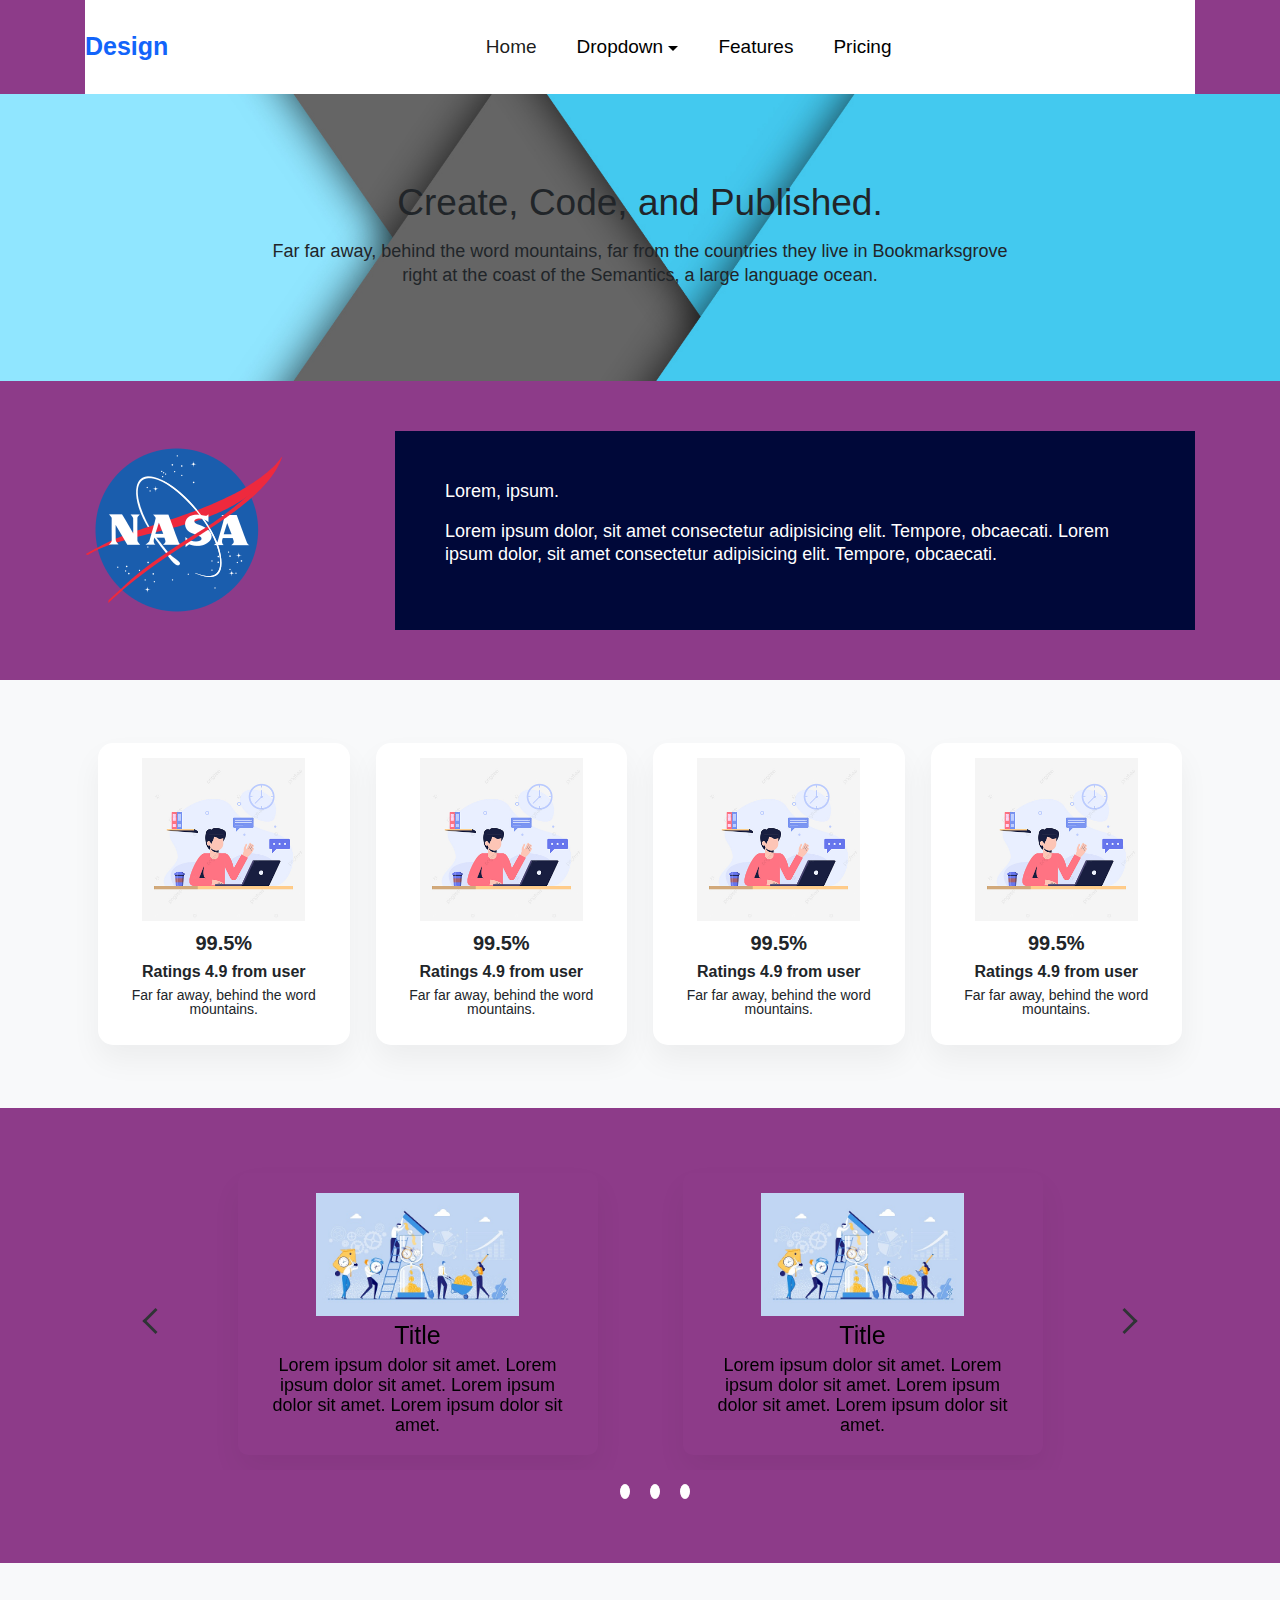
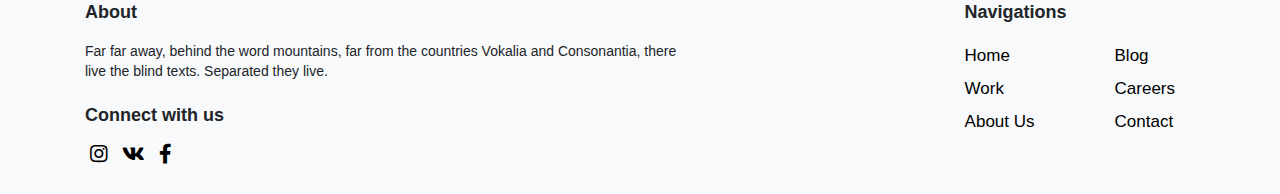
<file: index.html>
<!DOCTYPE html>
<html lang="en">
  <head>
    <meta charset="UTF-8" />
    <meta name="viewport" content="width=device-width, initial-scale=1.0" />
    <title>Document</title>
    <link rel="shortcut icon" href="" />
    <link rel="stylesheet" href="css/bootstrap.min.css" />
    <link rel="stylesheet" href="lips/fontawesome/all.min.css" />
    <link
      rel="stylesheet"
      href="https://cdnjs.cloudflare.com/ajax/libs/animate.css/4.1.1/animate.min.css"
    />
    <link rel="stylesheet" href="css/style.css" />
  </head>

  <body>
    <div class="container">
      <div class="row">
        <div class="col-lg-12">
          <nav class="navbar navbar-expand-lg navbar-light bg-light">
  <a
    class="navbar-brand animate__animated animate__backInLeft"
    href="index.html"
    >Design</a
  >
  <button
    class="navbar-toggler"
    type="button"
    data-toggle="collapse"
    data-target="#navbarNavDropdown"
    aria-controls="navbarNavDropdown"
    aria-expanded="false"
    aria-label="Toggle navigation"
  >
    <span class="navbar-toggler-icon"></span>
  </button>
  <div class="collapse navbar-collapse" id="navbarNavDropdown">
    <ul class="navbar-nav animate__animated animate__fadeInRight">
      <li class="nav-item active">
        <a class="nav-link mrgn" href="#"
          >Home <span class="sr-only">(current)</span></a
        >
      </li>
      <li class="nav-item dropdown">
        <a
          class="nav-link dropdown-toggle"
          href="#"
          id="navbarDropdownMenuLink"
          role="button"
          data-toggle="dropdown"
          aria-haspopup="true"
          aria-expanded="false"
        >
          Dropdown
        </a>
        <div class="dropdown-menu" aria-labelledby="navbarDropdownMenuLink">
          <a class="dropdown-item" href="dictionary-page.html">Action</a>
          <a class="dropdown-item" href="#">Another action</a>
          <a class="dropdown-item" href="news-list-page.html"
            >Something else here</a
          >
        </div>
      </li>
      <li class="nav-item">
        <a class="nav-link" href="test-page.html">Features</a>
      </li>
      <li class="nav-item">
        <a class="nav-link" href="#">Pricing</a>
      </li>
    </ul>
  </div>
</nav>

        </div>
      </div>
    </div>
    <div class="container-fluid">
      <div class="row">
        <div class="block_1">
          <h1
            class="block_1__title animate__animated animate__fadeInUp animate__delay-1s"
            data-aos="fade-up"
          >
            Create, Code, and Published.
          </h1>
          <p
            class="block_1__text animate__animated animate__fadeInUp t animate__delay-1s"
          >
            Far far away, behind the word mountains, far from the countries they
            live in Bookmarksgrove right at the coast of the Semantics, a large
            language ocean.
          </p>
        </div>
      </div>
    </div>

    <div class="container">
      <div class="row">
        <div class="col-lg-12">
          <div class="block_2">
            <div class="block_2__logo-container">
              <img
                class="block_2__logo-container__img"
                src="img/block_2/nasa-logo.png"
                alt=""
              />
            </div>
            <div class="block_2__info">
              <h3 class="block_2__info__title">Lorem, ipsum.</h3>
              <p class="block_2__info__text">
                Lorem ipsum dolor, sit amet consectetur adipisicing elit.
                Tempore, obcaecati. Lorem ipsum dolor, sit amet consectetur
                adipisicing elit. Tempore, obcaecati.
              </p>
            </div>
          </div>
        </div>
      </div>
    </div>

  <div class="container-fluid block__3">
    <div class="container">
      <div class="row">
        <div class="col-lg-12">
          <div class="block_3">
            <div class="block_3__item">
              <img
                src="img/block_3/pngtree-a-man-who-works-at-a-computer-png-image_2195281.jpg"
                alt=""
              />
              <h4 class="block_3__item__title">99.5%</h4>
              <h5 class="block_3__item__subtitle">Ratings 4.9 from user</h5>
              <p class="block_3__item__text">
                Far far away, behind the word mountains.
              </p>
            </div>
            <div class="block_3__item">
              <img
                src="img/block_3/pngtree-a-man-who-works-at-a-computer-png-image_2195281.jpg"
                alt=""
              />
              <h4 class="block_3__item__title">99.5%</h4>
              <h5 class="block_3__item__subtitle">Ratings 4.9 from user</h5>
              <p class="block_3__item__text">
                Far far away, behind the word mountains.
              </p>
            </div>
            <div class="block_3__item">
              <img
                src="img/block_3/pngtree-a-man-who-works-at-a-computer-png-image_2195281.jpg"
                alt=""
              />
              <h4 class="block_3__item__title">99.5%</h4>
              <h5 class="block_3__item__subtitle">Ratings 4.9 from user</h5>
              <p class="block_3__item__text">
                Far far away, behind the word mountains.
              </p>
            </div>
            <div class="block_3__item">
              <img
                src="img/block_3/pngtree-a-man-who-works-at-a-computer-png-image_2195281.jpg"
                alt=""
              />
              <h4 class="block_3__item__title">99.5%</h4>
              <h5 class="block_3__item__subtitle">Ratings 4.9 from user</h5>
              <p class="block_3__item__text">
                Far far away, behind the word mountains.
              </p>
            </div>
          </div>
        </div>
      </div>
    </div>
  </div>

    <div class="container">
      <div class="row">
        <div class="col-lg-12">
          <div class="blcok_4">
            <div class="wrapper">
              <div class="slider">
                <div class="slider__item filter">
                  <div class="slider__block">
                    <img src="img/block_4/article_img.jpg" alt="" />
                  
                      <a href="news-page.html" class="slider__item__block__title">Title</a>
                      <a href="news-page.html" class="slider__item__block__text">
                        Lorem ipsum dolor sit amet. Lorem ipsum dolor sit amet.
                        Lorem ipsum dolor sit amet. Lorem ipsum dolor sit amet.
                      </a>
                    </a>
                  </div>
                </div>
                <div class="slider__item">
                  <div class="slider__block">
                    <img src="img/block_4/article_img.jpg" alt="" />
                  
                      <a href="news-page.html" class="slider__item__block__title">Title</a>
                      <a href="news-page.html" class="slider__item__block__text">
                        Lorem ipsum dolor sit amet. Lorem ipsum dolor sit amet.
                        Lorem ipsum dolor sit amet. Lorem ipsum dolor sit amet.
                      </a>
                    </a>
                  </div>
                </div>
                <div class="slider__item filter">
                  <div class="slider__block">
                    <img src="img/block_4/article_img.jpg" alt="" />
                  
                      <a href="news-page.html" class="slider__item__block__title">Title</a>
                      <a href="news-page.html" class="slider__item__block__text">
                        Lorem ipsum dolor sit amet. Lorem ipsum dolor sit amet.
                        Lorem ipsum dolor sit amet. Lorem ipsum dolor sit amet.
                      </a>
                    </a>
                  </div>
                </div>
                <div class="slider__item">
                  <div class="slider__block">
                    <img src="img/block_4/article_img.jpg" alt="" />
                  
                      <a href="news-page.html" class="slider__item__block__title">Title</a>
                      <a href="news-page.html" class="slider__item__block__text">
                        Lorem ipsum dolor sit amet. Lorem ipsum dolor sit amet.
                        Lorem ipsum dolor sit amet. Lorem ipsum dolor sit amet.
                      </a>
                    </a>
                  </div>
                </div>
              </div>
            </div>
          </div>
        </div>
      </div>
    </div>

    <footer>
  <div class="container">
    <div class="row">
      <div class="col-lg-12 d-flex justify-content-between adpt">
        <div class="footer__block__left">
          <div class="footer__block__left__title">About</div>
          <div class="footer__block__left__text">
            Far far away, behind the word mountains, far from the countries
            Vokalia and Consonantia, there live the blind texts. Separated they
            live.
          </div>
          <div class="footer__block__left__title">Connect with us</div>
          <div class="footer__block__left__social">
            <a href=""><i class="fab fa-instagram"></i></a>
            <a href=""><i class="fab fa-vk"></i></a>
            <a href=""> <i class="fab fa-facebook-f"></i></a>
          </div>
        </div>
        <div class="footer__block__right">
          <div class="footer__block__right__title">Navigations</div>
          <div class="footer__block__right__column">
            <div class="footer__block__right__column__item mrg">
              <ul>
                <li><a href="index.html">Home</a></li>
                <li><a href="">Work</a></li>
                <li><a href="info-page.html">About Us</a></li>
              </ul>
            </div>
            <div class="footer__block__right__column__item">
              <ul>
                <li><a href="">Blog </a></li>
                <li><a href="">Careers</a></li>
                <li><a href="">Contact</a></li>
              </ul>
            </div>
          </div>
        </div>
      </div>
    </div>
  </div>
</footer>


    <script src="js/jq/jquery.js"></script>
    <script src="js/popper.min.js "></script>
    <script src="js/bootstrap.min.js "></script>
    <script src="js/slick.min.js"></script>
    <script src="js/script.js"></script>
  </body>
</html>
</file>
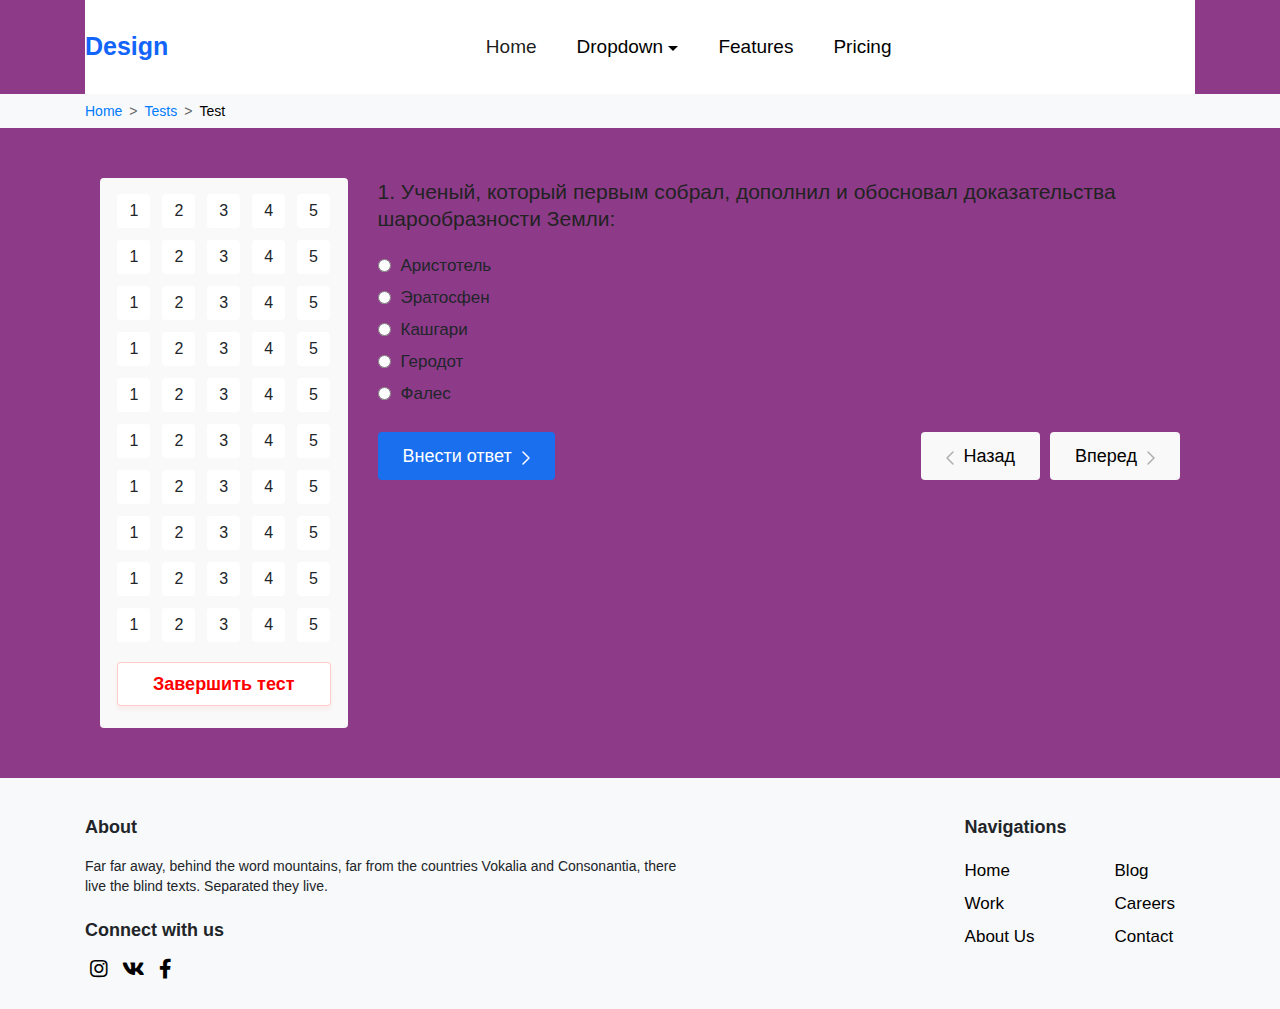
<file: certain-test.html>
<!DOCTYPE html>
<html lang="en">
  <head>
    <meta charset="UTF-8" />
    <meta name="viewport" content="width=device-width, initial-scale=1.0" />
    <title>Document</title>
    <link rel="shortcut icon" href="" />
    <link rel="stylesheet" href="css/bootstrap.min.css" />
    <link rel="stylesheet" href="lips/fontawesome/all.min.css" />
    <link
      rel="stylesheet"
      href="https://cdnjs.cloudflare.com/ajax/libs/animate.css/4.1.1/animate.min.css"
    />
    <link rel="stylesheet" href="css/style.css" />
  </head>

  <body>
    <div class="container">
      <div class="row">
        <div class="col-lg-12">
          <nav class="navbar navbar-expand-lg navbar-light bg-light">
  <a
    class="navbar-brand animate__animated animate__backInLeft"
    href="index.html"
    >Design</a
  >
  <button
    class="navbar-toggler"
    type="button"
    data-toggle="collapse"
    data-target="#navbarNavDropdown"
    aria-controls="navbarNavDropdown"
    aria-expanded="false"
    aria-label="Toggle navigation"
  >
    <span class="navbar-toggler-icon"></span>
  </button>
  <div class="collapse navbar-collapse" id="navbarNavDropdown">
    <ul class="navbar-nav animate__animated animate__fadeInRight">
      <li class="nav-item active">
        <a class="nav-link mrgn" href="#"
          >Home <span class="sr-only">(current)</span></a
        >
      </li>
      <li class="nav-item dropdown">
        <a
          class="nav-link dropdown-toggle"
          href="#"
          id="navbarDropdownMenuLink"
          role="button"
          data-toggle="dropdown"
          aria-haspopup="true"
          aria-expanded="false"
        >
          Dropdown
        </a>
        <div class="dropdown-menu" aria-labelledby="navbarDropdownMenuLink">
          <a class="dropdown-item" href="dictionary-page.html">Action</a>
          <a class="dropdown-item" href="#">Another action</a>
          <a class="dropdown-item" href="news-list-page.html"
            >Something else here</a
          >
        </div>
      </li>
      <li class="nav-item">
        <a class="nav-link" href="test-page.html">Features</a>
      </li>
      <li class="nav-item">
        <a class="nav-link" href="dictionary-page.html">Pricing</a>
      </li>
    </ul>
  </div>
</nav>

        </div>
      </div>
    </div>

    <div class="container-fluid breadcrumbs">
      <div class="container">
        <div class="row">
          <div class="col-lg-12">
            <div class="breadcrumbs__block">
              <a href="index.html" class="breadcrumbs__block__item">Home</a>
              <p class="breadcrumbs__block__item icon">></p>
              <a href="test-page.html" class="breadcrumbs__block__item"
                >Tests</a
              >
              <p class="breadcrumbs__block__item icon">></p>
              <a href="#" class="breadcrumbs__block__item current">Test</a>
            </div>
          </div>
        </div>
      </div>
    </div>

    <div class="container">
      <div class="row">
        <div class="col-lg-12">
          <div class="certain-test-block">
            <div class="container">
              <div class="row">
                <div class="col-lg-3">
                  <div class="numbers__block">
                    <div class="numbers__block__item">
                      <ul>
                        <li>1</li>
                        <li>2</li>
                        <li>3</li>
                        <li>4</li>
                        <li>5</li>
                        <li>1</li>
                        <li>2</li>
                        <li>3</li>
                        <li>4</li>
                        <li>5</li>
                        <li>1</li>
                        <li>2</li>
                        <li>3</li>
                        <li>4</li>
                        <li>5</li>
                        <li>1</li>
                        <li>2</li>
                        <li>3</li>
                        <li>4</li>
                        <li>5</li>
                        <li>1</li>
                        <li>2</li>
                        <li>3</li>
                        <li>4</li>
                        <li>5</li>
                        <li>1</li>
                        <li>2</li>
                        <li>3</li>
                        <li>4</li>
                        <li>5</li>
                        <li>1</li>
                        <li>2</li>
                        <li>3</li>
                        <li>4</li>
                        <li>5</li>
                        <li>1</li>
                        <li>2</li>
                        <li>3</li>
                        <li>4</li>
                        <li>5</li>
                        <li>1</li>
                        <li>2</li>
                        <li>3</li>
                        <li>4</li>
                        <li>5</li>
                        <li>1</li>
                        <li>2</li>
                        <li>3</li>
                        <li>4</li>
                        <li>5</li>
                      </ul>
                    </div>
                    <a href="test-result.html" class="numbers__block__button">
                      Завершить тест
                    </a>
                  </div>
                </div>
                <div class="col-lg-9">
                  <div class="question-block">
                    <div class="question-block__row">
                      <p class="question-block__row__text">
                        1. Ученый, который первым собрал, дополнил и обосновал
                        доказательства шарообразности Земли:
                      </p>
                    </div>
                    <div class="question-block__row">
                      <div class="question-block__row__answer">
                        <div class="question-block__row__answer__item">
                          <input type="radio" name="sex" id="answ-1" />
                          <label for="answ-1">Аристотель</label>
                        </div>

                        <div class="question-block__row__answer__item">
                          <input type="radio" name="sex" id="answ-2" />
                          <label for="answ-2">Эратосфен</label>
                        </div>

                        <div class="question-block__row__answer__item">
                          <input type="radio" name="sex" id="answ-3" />
                          <label for="answ-3">Кашгари</label>
                        </div>

                        <div class="question-block__row__answer__item">
                          <input type="radio" name="sex" id="answ-4" /><label
                            for="answ-4"
                            >Геродот</label
                          >
                        </div>

                        <div class="question-block__row__answer__item">
                          <input type="radio" name="sex" id="answ-5" /><label
                            for="answ-5"
                            >Фалес</label
                          >
                        </div>
                      </div>
                    </div>
                    <div class="question-block__row buttons">
                      <div class="button-left">
                        <button>
                          Внести ответ<img
                            src="img/certain-test/answer-arrow.svg"
                            alt=""
                          />
                        </button>
                      </div>
                      <div class="button-right">
                        <button>
                          <img
                            class="first"
                            src="img/certain-test/Vector 7 (1).svg"
                            alt=""
                          />
                          Назад
                        </button>
                        <button>
                          Вперед
                          <img
                            class="last"
                            src="img/certain-test/Vector 7 (2).svg"
                            alt=""
                          />
                        </button>
                      </div>
                    </div>
                  </div>
                </div>
              </div>
            </div>
          </div>
        </div>
      </div>
    </div>

    <footer>
  <div class="container">
    <div class="row">
      <div class="col-lg-12 d-flex justify-content-between adpt">
        <div class="footer__block__left">
          <div class="footer__block__left__title">About</div>
          <div class="footer__block__left__text">
            Far far away, behind the word mountains, far from the countries
            Vokalia and Consonantia, there live the blind texts. Separated they
            live.
          </div>
          <div class="footer__block__left__title">Connect with us</div>
          <div class="footer__block__left__social">
            <a href=""><i class="fab fa-instagram"></i></a>
            <a href=""><i class="fab fa-vk"></i></a>
            <a href=""> <i class="fab fa-facebook-f"></i></a>
          </div>
        </div>
        <div class="footer__block__right">
          <div class="footer__block__right__title">Navigations</div>
          <div class="footer__block__right__column">
            <div class="footer__block__right__column__item mrg">
              <ul>
                <li><a href="index.html">Home</a></li>
                <li><a href="">Work</a></li>
                <li><a href="info-page.html">About Us</a></li>
              </ul>
            </div>
            <div class="footer__block__right__column__item">
              <ul>
                <li><a href="">Blog </a></li>
                <li><a href="">Careers</a></li>
                <li><a href="">Contact</a></li>
              </ul>
            </div>
          </div>
        </div>
      </div>
    </div>
  </div>
</footer>


    <script src="js/jq/jquery.js"></script>
    <script src="js/popper.min.js "></script>
    <script src="js/bootstrap.min.js "></script>
    <script src="js/slick.min.js"></script>
    <script src="js/script.js"></script>
  </body>
</html>
</file>
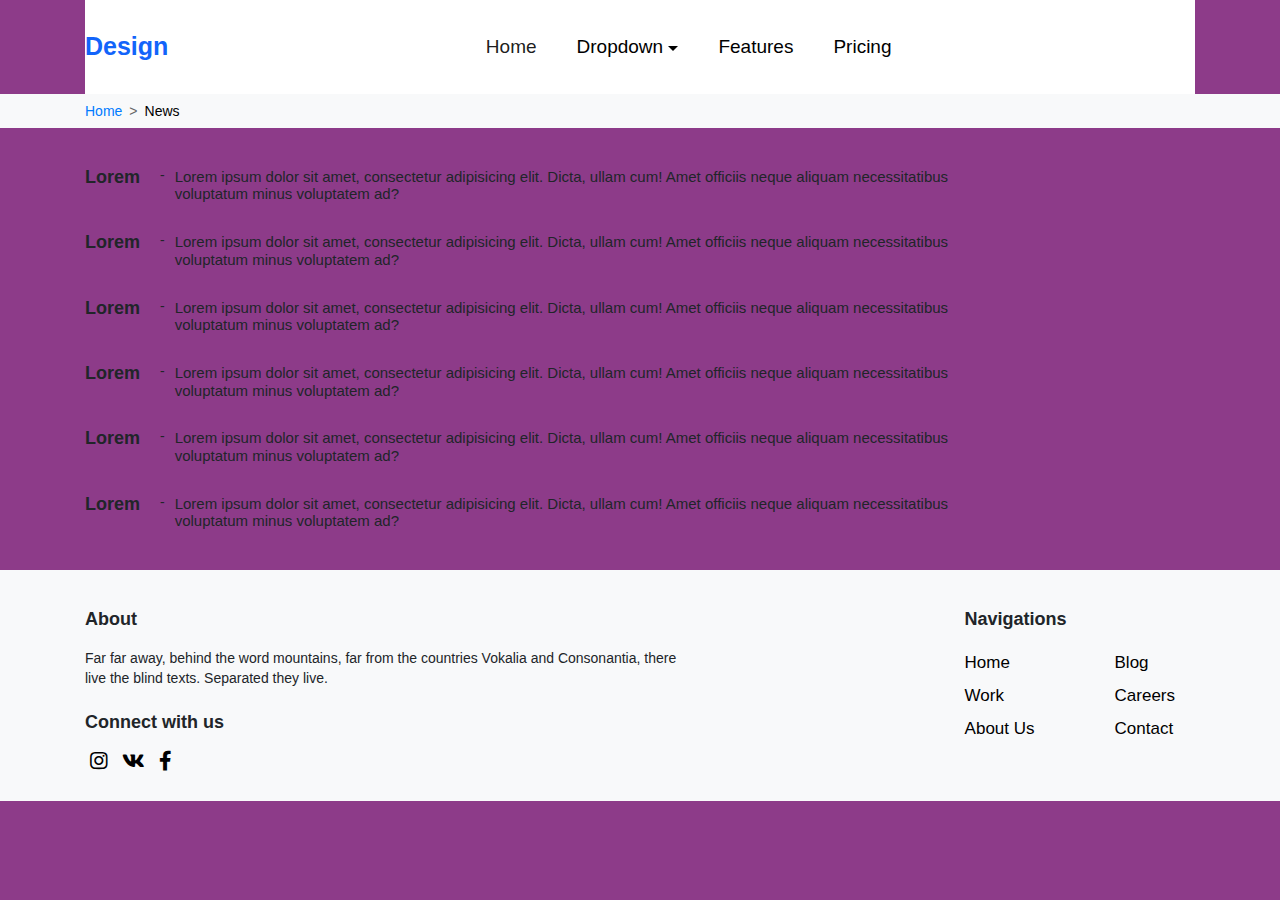
<file: dictionary-page.html>
<!DOCTYPE html>
<html lang="en">
  <head>
    <meta charset="UTF-8" />
    <meta name="viewport" content="width=device-width, initial-scale=1.0" />
    <title>Document</title>
    <link rel="shortcut icon" href="" />
    <link rel="stylesheet" href="css/bootstrap.min.css" />
    <link rel="stylesheet" href="lips/fontawesome/all.min.css" />
    <link
      rel="stylesheet"
      href="https://cdnjs.cloudflare.com/ajax/libs/animate.css/4.1.1/animate.min.css"
    />
    <link rel="stylesheet" href="css/style.css" />
  </head>

  <body>
    <div class="container">
      <div class="row">
        <div class="col-lg-12">
          <nav class="navbar navbar-expand-lg navbar-light bg-light">
            <a
              class="navbar-brand animate__animated animate__backInLeft"
              href="index.html"
              >Design</a
            >
            <button
              class="navbar-toggler"
              type="button"
              data-toggle="collapse"
              data-target="#navbarNavDropdown"
              aria-controls="navbarNavDropdown"
              aria-expanded="false"
              aria-label="Toggle navigation"
            >
              <span class="navbar-toggler-icon"></span>
            </button>
            <div class="collapse navbar-collapse" id="navbarNavDropdown">
              <ul class="navbar-nav animate__animated animate__fadeInRight">
                <li class="nav-item active">
                  <a class="nav-link mrgn" href="#"
                    >Home <span class="sr-only">(current)</span></a
                  >
                </li>
                <li class="nav-item dropdown">
                  <a
                    class="nav-link dropdown-toggle"
                    href="#"
                    id="navbarDropdownMenuLink"
                    role="button"
                    data-toggle="dropdown"
                    aria-haspopup="true"
                    aria-expanded="false"
                  >
                    Dropdown
                  </a>
                  <div
                    class="dropdown-menu"
                    aria-labelledby="navbarDropdownMenuLink"
                  >
                    <a class="dropdown-item" href="dictionary-page.html"
                      >Action</a
                    >
                    <a class="dropdown-item" href="#">Another action</a>
                    <a class="dropdown-item" href="news-list-page.html"
                      >Something else here</a
                    >
                  </div>
                </li>
                <li class="nav-item">
                  <a class="nav-link" href="test-page.html">Features</a>
                </li>
                <li class="nav-item">
                  <a class="nav-link" href="#">Pricing</a>
                </li>
              </ul>
            </div>
          </nav>
        </div>
      </div>
    </div>

    <div class="container-fluid breadcrumbs">
      <div class="container">
        <div class="row">
          <div class="col-lg-12">
            <div class="breadcrumbs__block">
              <a href="index.html" class="breadcrumbs__block__item">Home</a>
              <p class="breadcrumbs__block__item icon">></p>
              <a href="#" class="breadcrumbs__block__item current">News</a>
            </div>
          </div>
        </div>
      </div>
    </div>

    <div class="dictionaty-page_block">
      <div class="container">
        <div class="row">
          <div class="col-lg-12">
            <div class="dictionaty-page_block__cont">
              <p class="title">Lorem</p>
              <span> -</span>
              <p class="text">
                Lorem ipsum dolor sit amet, consectetur adipisicing elit. Dicta,
                ullam cum! Amet officiis neque aliquam necessitatibus voluptatum
                minus voluptatem ad?
              </p>
            </div>
            <div class="dictionaty-page_block__cont">
              <p class="title">Lorem</p>
              <span> -</span>
              <p class="text">
                Lorem ipsum dolor sit amet, consectetur adipisicing elit. Dicta,
                ullam cum! Amet officiis neque aliquam necessitatibus voluptatum
                minus voluptatem ad?
              </p>
            </div>
            <div class="dictionaty-page_block__cont">
              <p class="title">Lorem</p>
              <span> -</span>
              <p class="text">
                Lorem ipsum dolor sit amet, consectetur adipisicing elit. Dicta,
                ullam cum! Amet officiis neque aliquam necessitatibus voluptatum
                minus voluptatem ad?
              </p>
            </div>
            <div class="dictionaty-page_block__cont">
              <p class="title">Lorem</p>
              <span> -</span>
              <p class="text">
                Lorem ipsum dolor sit amet, consectetur adipisicing elit. Dicta,
                ullam cum! Amet officiis neque aliquam necessitatibus voluptatum
                minus voluptatem ad?
              </p>
            </div>
            <div class="dictionaty-page_block__cont">
              <p class="title">Lorem</p>
              <span> -</span>
              <p class="text">
                Lorem ipsum dolor sit amet, consectetur adipisicing elit. Dicta,
                ullam cum! Amet officiis neque aliquam necessitatibus voluptatum
                minus voluptatem ad?
              </p>
            </div>
            <div class="dictionaty-page_block__cont">
              <p class="title">Lorem</p>
              <span> -</span>
              <p class="text">
                Lorem ipsum dolor sit amet, consectetur adipisicing elit. Dicta,
                ullam cum! Amet officiis neque aliquam necessitatibus voluptatum
                minus voluptatem ad?
              </p>
            </div>
          </div>
        </div>
      </div>
    </div>

    <footer>
      <div class="container">
        <div class="row">
          <div class="col-lg-12 d-flex justify-content-between adpt">
            <div class="footer__block__left">
              <div class="footer__block__left__title">About</div>
              <div class="footer__block__left__text">
                Far far away, behind the word mountains, far from the countries
                Vokalia and Consonantia, there live the blind texts. Separated
                they live.
              </div>
              <div class="footer__block__left__title">Connect with us</div>
              <div class="footer__block__left__social">
                <a href=""><i class="fab fa-instagram"></i></a>
                <a href=""><i class="fab fa-vk"></i></a>
                <a href=""> <i class="fab fa-facebook-f"></i></a>
              </div>
            </div>
            <div class="footer__block__right">
              <div class="footer__block__right__title">Navigations</div>
              <div class="footer__block__right__column">
                <div class="footer__block__right__column__item mrg">
                  <ul>
                    <li><a href="index.html">Home</a></li>
                    <li><a href="">Work</a></li>
                    <li><a href="info-page.html">About Us</a></li>
                  </ul>
                </div>
                <div class="footer__block__right__column__item">
                  <ul>
                    <li><a href="">Blog </a></li>
                    <li><a href="">Careers</a></li>
                    <li><a href="">Contact</a></li>
                  </ul>
                </div>
              </div>
            </div>
          </div>
        </div>
      </div>
    </footer>

    <script src="js/jq/jquery.js"></script>
    <script src="js/popper.min.js "></script>
    <script src="js/bootstrap.min.js "></script>
    <script src="js/slick.min.js"></script>
    <script src="js/script.js"></script>
  </body>
</html>
</file>
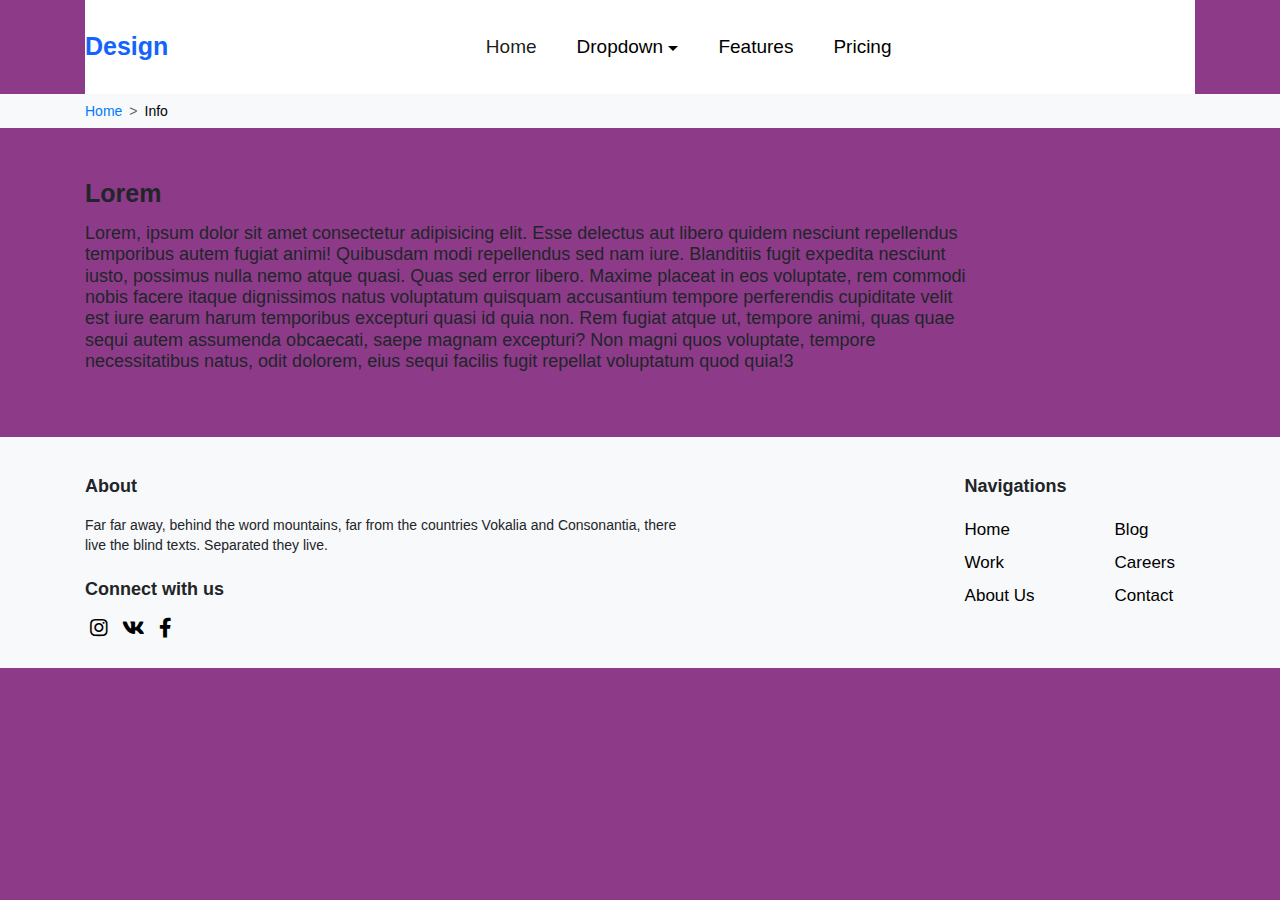
<file: info-page.html>
<!DOCTYPE html>
<html lang="en">
  <head>
    <meta charset="UTF-8" />
    <meta name="viewport" content="width=device-width, initial-scale=1.0" />
    <title>Document</title>
    <link rel="shortcut icon" href="" />
    <link rel="stylesheet" href="css/bootstrap.min.css" />
    <link rel="stylesheet" href="lips/fontawesome/all.min.css" />
    <link
      rel="stylesheet"
      href="https://cdnjs.cloudflare.com/ajax/libs/animate.css/4.1.1/animate.min.css"
    />
    <link rel="stylesheet" href="css/style.css" />
  </head>

  <body>
    <div class="container">
      <div class="row">
        <div class="col-lg-12">
          <nav class="navbar navbar-expand-lg navbar-light bg-light">
  <a
    class="navbar-brand animate__animated animate__backInLeft"
    href="index.html"
    >Design</a
  >
  <button
    class="navbar-toggler"
    type="button"
    data-toggle="collapse"
    data-target="#navbarNavDropdown"
    aria-controls="navbarNavDropdown"
    aria-expanded="false"
    aria-label="Toggle navigation"
  >
    <span class="navbar-toggler-icon"></span>
  </button>
  <div class="collapse navbar-collapse" id="navbarNavDropdown">
    <ul class="navbar-nav animate__animated animate__fadeInRight">
      <li class="nav-item active">
        <a class="nav-link mrgn" href="#"
          >Home <span class="sr-only">(current)</span></a
        >
      </li>
      <li class="nav-item dropdown">
        <a
          class="nav-link dropdown-toggle"
          href="#"
          id="navbarDropdownMenuLink"
          role="button"
          data-toggle="dropdown"
          aria-haspopup="true"
          aria-expanded="false"
        >
          Dropdown
        </a>
        <div class="dropdown-menu" aria-labelledby="navbarDropdownMenuLink">
          <a class="dropdown-item" href="dictionary-page.html">Action</a>
          <a class="dropdown-item" href="#">Another action</a>
          <a class="dropdown-item" href="news-list-page.html"
            >Something else here</a
          >
        </div>
      </li>
      <li class="nav-item">
        <a class="nav-link" href="test-page.html">Features</a>
      </li>
      <li class="nav-item">
        <a class="nav-link" href="dictionary-page.html">Pricing</a>
      </li>
    </ul>
  </div>
</nav>

        </div>
      </div>
    </div>

    <div class="container-fluid breadcrumbs">
      <div class="container">
        <div class="row">
          <div class="col-lg-12">
            <div class="breadcrumbs__block">
              <a href="index.html" class="breadcrumbs__block__item">Home</a>
              <p class="breadcrumbs__block__item icon">></p>
              <a href="#" class="breadcrumbs__block__item current">Info</a>
            </div>
          </div>
        </div>
      </div>
    </div>

    <div class="container">
      <div class="row">
        <div class="col-lg-12">
          <div class="news-page-block">
            <h3 class="title">Lorem</h3>
            <!-- <img src="img/news-page/документация.jpg" alt="" /> -->
            <p class="text">
              Lorem, ipsum dolor sit amet consectetur adipisicing elit. Esse
              delectus aut libero quidem nesciunt repellendus temporibus autem
              fugiat animi! Quibusdam modi repellendus sed nam iure. Blanditiis
              fugit expedita nesciunt iusto, possimus nulla nemo atque quasi.
              Quas sed error libero. Maxime placeat in eos voluptate, rem
              commodi nobis facere itaque dignissimos natus voluptatum quisquam
              accusantium tempore perferendis cupiditate velit est iure earum
              harum temporibus excepturi quasi id quia non. Rem fugiat atque ut,
              tempore animi, quas quae sequi autem assumenda obcaecati, saepe
              magnam excepturi? Non magni quos voluptate, tempore necessitatibus
              natus, odit dolorem, eius sequi facilis fugit repellat voluptatum
              quod quia!3
            </p>
          </div>
        </div>
      </div>
    </div>

    <footer>
  <div class="container">
    <div class="row">
      <div class="col-lg-12 d-flex justify-content-between adpt">
        <div class="footer__block__left">
          <div class="footer__block__left__title">About</div>
          <div class="footer__block__left__text">
            Far far away, behind the word mountains, far from the countries
            Vokalia and Consonantia, there live the blind texts. Separated they
            live.
          </div>
          <div class="footer__block__left__title">Connect with us</div>
          <div class="footer__block__left__social">
            <a href=""><i class="fab fa-instagram"></i></a>
            <a href=""><i class="fab fa-vk"></i></a>
            <a href=""> <i class="fab fa-facebook-f"></i></a>
          </div>
        </div>
        <div class="footer__block__right">
          <div class="footer__block__right__title">Navigations</div>
          <div class="footer__block__right__column">
            <div class="footer__block__right__column__item mrg">
              <ul>
                <li><a href="index.html">Home</a></li>
                <li><a href="">Work</a></li>
                <li><a href="info-page.html">About Us</a></li>
              </ul>
            </div>
            <div class="footer__block__right__column__item">
              <ul>
                <li><a href="">Blog </a></li>
                <li><a href="">Careers</a></li>
                <li><a href="">Contact</a></li>
              </ul>
            </div>
          </div>
        </div>
      </div>
    </div>
  </div>
</footer>


    <script src="js/jq/jquery.js"></script>
    <script src="js/popper.min.js "></script>
    <script src="js/bootstrap.min.js "></script>
    <script src="js/slick.min.js"></script>
    <script src="js/script.js"></script>
  </body>
</html>
</file>
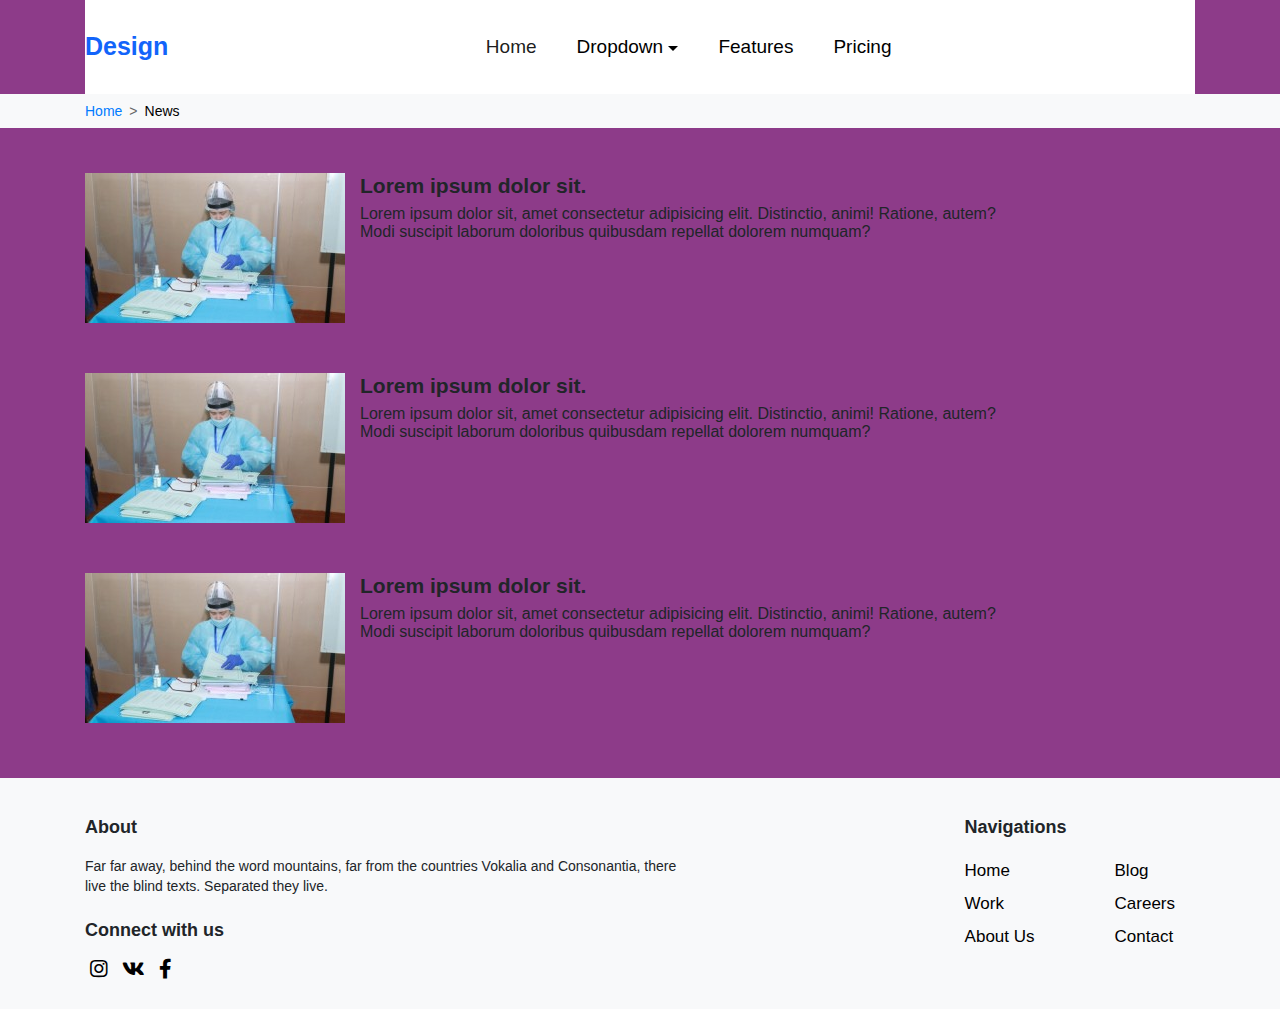
<file: news-list-page.html>
<!DOCTYPE html>
<html lang="en">
  <head>
    <meta charset="UTF-8" />
    <meta name="viewport" content="width=device-width, initial-scale=1.0" />
    <title>Document</title>
    <link rel="shortcut icon" href="" />
    <link rel="stylesheet" href="css/bootstrap.min.css" />
    <link rel="stylesheet" href="lips/fontawesome/all.min.css" />
    <link
      rel="stylesheet"
      href="https://cdnjs.cloudflare.com/ajax/libs/animate.css/4.1.1/animate.min.css"
    />
    <link rel="stylesheet" href="css/style.css" />
  </head>

  <body>
    <div class="container">
      <div class="row">
        <div class="col-lg-12">
          <nav class="navbar navbar-expand-lg navbar-light bg-light">
  <a
    class="navbar-brand animate__animated animate__backInLeft"
    href="index.html"
    >Design</a
  >
  <button
    class="navbar-toggler"
    type="button"
    data-toggle="collapse"
    data-target="#navbarNavDropdown"
    aria-controls="navbarNavDropdown"
    aria-expanded="false"
    aria-label="Toggle navigation"
  >
    <span class="navbar-toggler-icon"></span>
  </button>
  <div class="collapse navbar-collapse" id="navbarNavDropdown">
    <ul class="navbar-nav animate__animated animate__fadeInRight">
      <li class="nav-item active">
        <a class="nav-link mrgn" href="#"
          >Home <span class="sr-only">(current)</span></a
        >
      </li>
      <li class="nav-item dropdown">
        <a
          class="nav-link dropdown-toggle"
          href="#"
          id="navbarDropdownMenuLink"
          role="button"
          data-toggle="dropdown"
          aria-haspopup="true"
          aria-expanded="false"
        >
          Dropdown
        </a>
        <div class="dropdown-menu" aria-labelledby="navbarDropdownMenuLink">
          <a class="dropdown-item" href="dictionary-page.html">Action</a>
          <a class="dropdown-item" href="#">Another action</a>
          <a class="dropdown-item" href="news-list-page.html"
            >Something else here</a
          >
        </div>
      </li>
      <li class="nav-item">
        <a class="nav-link" href="test-page.html">Features</a>
      </li>
      <li class="nav-item">
        <a class="nav-link" href="dictionary-page.html">Pricing</a>
      </li>
    </ul>
  </div>
</nav>

        </div>
      </div>
    </div>

    <div class="container-fluid breadcrumbs">
      <div class="container">
        <div class="row">
          <div class="col-lg-12">
            <div class="breadcrumbs__block">
              <a href="index.html" class="breadcrumbs__block__item">Home</a>
              <p class="breadcrumbs__block__item icon">></p>
              <a href="#" class="breadcrumbs__block__item current">News</a>
            </div>
          </div>
        </div>
      </div>
    </div>

    <div class="news-list-page_block">
      <div class="container">
        <div class="row">
          <div class="col-lg-12">
            <div class="news-list-page_block__cont">
              <img
                class="news-img"
                src="img/new-list-page/2021_01_10_081641969100.jpg"
                alt=""
              />
              <div class="text-block">
                <h3 class="title">Lorem ipsum dolor sit.</h3>
                <p class="text">
                  Lorem ipsum dolor sit, amet consectetur adipisicing elit.
                  Distinctio, animi! Ratione, autem? Modi suscipit laborum
                  doloribus quibusdam repellat dolorem numquam?
                </p>
              </div>
            </div>
            <div class="news-list-page_block__cont">
              <img
                class="news-img"
                src="img/new-list-page/2021_01_10_081641969100.jpg"
                alt=""
              />
              <div class="text-block">
                <h3 class="title">Lorem ipsum dolor sit.</h3>
                <p class="text">
                  Lorem ipsum dolor sit, amet consectetur adipisicing elit.
                  Distinctio, animi! Ratione, autem? Modi suscipit laborum
                  doloribus quibusdam repellat dolorem numquam?
                </p>
              </div>
            </div>
            <div class="news-list-page_block__cont">
              <img
                class="news-img"
                src="img/new-list-page/2021_01_10_081641969100.jpg"
                alt=""
              />
              <div class="text-block">
                <h3 class="title">Lorem ipsum dolor sit.</h3>
                <p class="text">
                  Lorem ipsum dolor sit, amet consectetur adipisicing elit.
                  Distinctio, animi! Ratione, autem? Modi suscipit laborum
                  doloribus quibusdam repellat dolorem numquam?
                </p>
              </div>
            </div>
          </div>
        </div>
      </div>
    </div>

    <footer>
  <div class="container">
    <div class="row">
      <div class="col-lg-12 d-flex justify-content-between adpt">
        <div class="footer__block__left">
          <div class="footer__block__left__title">About</div>
          <div class="footer__block__left__text">
            Far far away, behind the word mountains, far from the countries
            Vokalia and Consonantia, there live the blind texts. Separated they
            live.
          </div>
          <div class="footer__block__left__title">Connect with us</div>
          <div class="footer__block__left__social">
            <a href=""><i class="fab fa-instagram"></i></a>
            <a href=""><i class="fab fa-vk"></i></a>
            <a href=""> <i class="fab fa-facebook-f"></i></a>
          </div>
        </div>
        <div class="footer__block__right">
          <div class="footer__block__right__title">Navigations</div>
          <div class="footer__block__right__column">
            <div class="footer__block__right__column__item mrg">
              <ul>
                <li><a href="index.html">Home</a></li>
                <li><a href="">Work</a></li>
                <li><a href="info-page.html">About Us</a></li>
              </ul>
            </div>
            <div class="footer__block__right__column__item">
              <ul>
                <li><a href="">Blog </a></li>
                <li><a href="">Careers</a></li>
                <li><a href="">Contact</a></li>
              </ul>
            </div>
          </div>
        </div>
      </div>
    </div>
  </div>
</footer>


    <script src="js/jq/jquery.js"></script>
    <script src="js/popper.min.js "></script>
    <script src="js/bootstrap.min.js "></script>
    <script src="js/slick.min.js"></script>
    <script src="js/script.js"></script>
  </body>
</html>
</file>
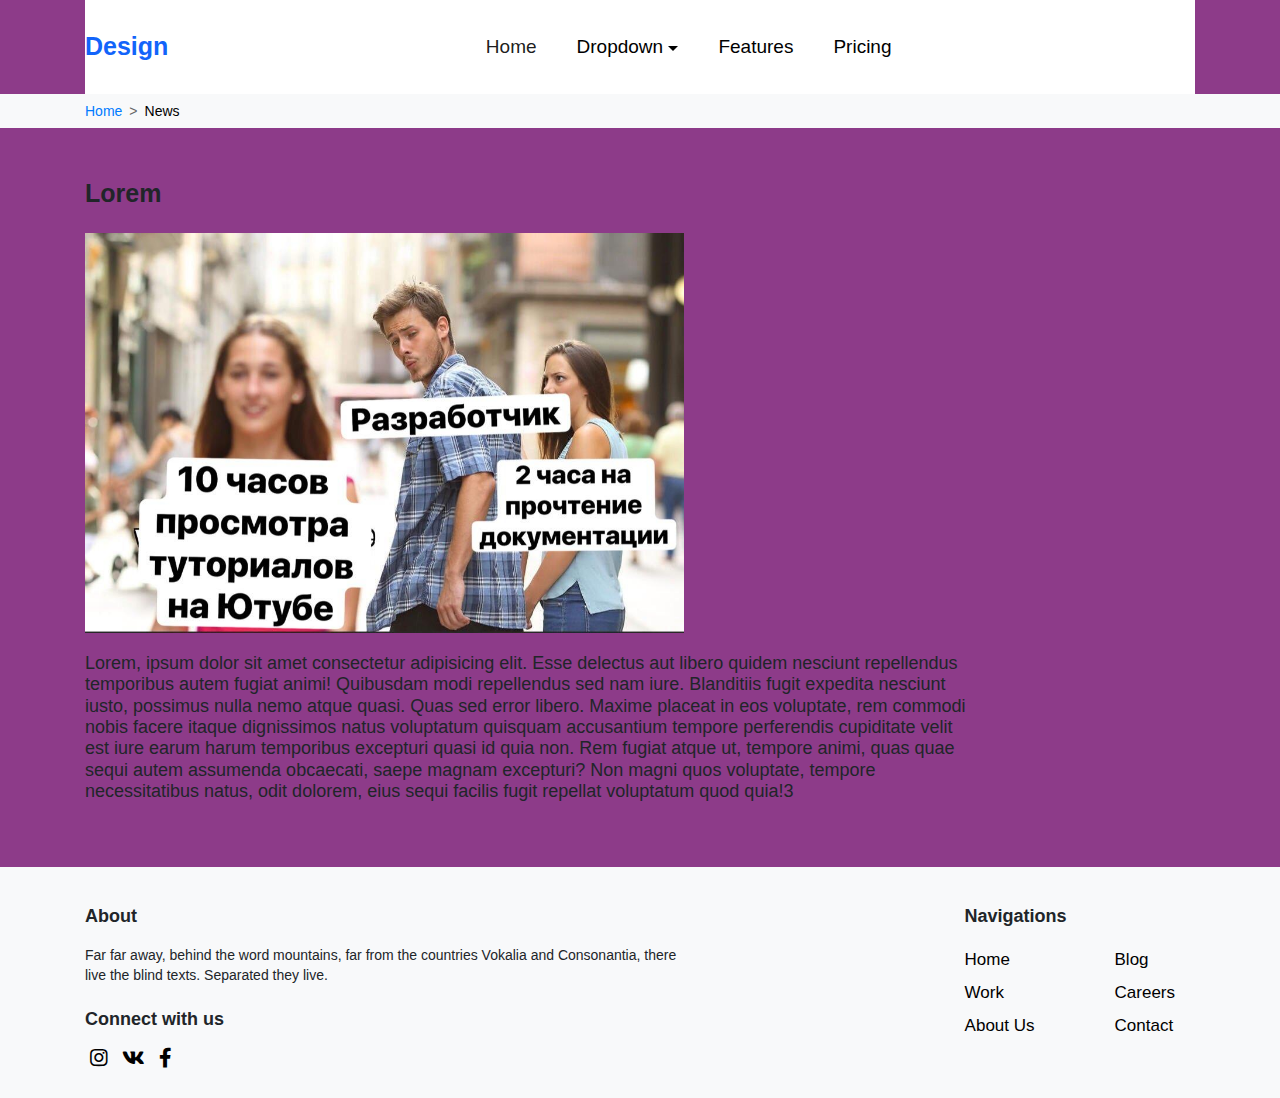
<file: news-page.html>
<!DOCTYPE html>
<html lang="en">
  <head>
    <meta charset="UTF-8" />
    <meta name="viewport" content="width=device-width, initial-scale=1.0" />
    <title>Document</title>
    <link rel="shortcut icon" href="" />
    <link rel="stylesheet" href="css/bootstrap.min.css" />
    <link rel="stylesheet" href="lips/fontawesome/all.min.css" />
    <link
      rel="stylesheet"
      href="https://cdnjs.cloudflare.com/ajax/libs/animate.css/4.1.1/animate.min.css"
    />
    <link rel="stylesheet" href="css/style.css" />
  </head>

  <body>
    <div class="container">
      <div class="row">
        <div class="col-lg-12">
          <nav class="navbar navbar-expand-lg navbar-light bg-light">
  <a
    class="navbar-brand animate__animated animate__backInLeft"
    href="index.html"
    >Design</a
  >
  <button
    class="navbar-toggler"
    type="button"
    data-toggle="collapse"
    data-target="#navbarNavDropdown"
    aria-controls="navbarNavDropdown"
    aria-expanded="false"
    aria-label="Toggle navigation"
  >
    <span class="navbar-toggler-icon"></span>
  </button>
  <div class="collapse navbar-collapse" id="navbarNavDropdown">
    <ul class="navbar-nav animate__animated animate__fadeInRight">
      <li class="nav-item active">
        <a class="nav-link mrgn" href="#"
          >Home <span class="sr-only">(current)</span></a
        >
      </li>
      <li class="nav-item dropdown">
        <a
          class="nav-link dropdown-toggle"
          href="#"
          id="navbarDropdownMenuLink"
          role="button"
          data-toggle="dropdown"
          aria-haspopup="true"
          aria-expanded="false"
        >
          Dropdown
        </a>
        <div class="dropdown-menu" aria-labelledby="navbarDropdownMenuLink">
          <a class="dropdown-item" href="dictionary-page.html">Action</a>
          <a class="dropdown-item" href="#">Another action</a>
          <a class="dropdown-item" href="news-list-page.html"
            >Something else here</a
          >
        </div>
      </li>
      <li class="nav-item">
        <a class="nav-link" href="test-page.html">Features</a>
      </li>
      <li class="nav-item">
        <a class="nav-link" href="dictionary-page.html">Pricing</a>
      </li>
    </ul>
  </div>
</nav>

        </div>
      </div>
    </div>

    <div class="container-fluid breadcrumbs">
      <div class="container">
        <div class="row">
          <div class="col-lg-12">
            <div class="breadcrumbs__block">
              <a href="index.html" class="breadcrumbs__block__item">Home</a>
              <p class="breadcrumbs__block__item icon">></p>
              <a href="#" class="breadcrumbs__block__item current">News</a>
            </div>
          </div>
        </div>
      </div>
    </div>

    <div class="container">
      <div class="row">
        <div class="col-lg-12">
          <div class="news-page-block">
            <h3 class="title">Lorem</h3>
            <img src="img/news-page/документация.jpg" alt="" />
            <p class="text">
              Lorem, ipsum dolor sit amet consectetur adipisicing elit. Esse
              delectus aut libero quidem nesciunt repellendus temporibus autem
              fugiat animi! Quibusdam modi repellendus sed nam iure. Blanditiis
              fugit expedita nesciunt iusto, possimus nulla nemo atque quasi.
              Quas sed error libero. Maxime placeat in eos voluptate, rem
              commodi nobis facere itaque dignissimos natus voluptatum quisquam
              accusantium tempore perferendis cupiditate velit est iure earum
              harum temporibus excepturi quasi id quia non. Rem fugiat atque ut,
              tempore animi, quas quae sequi autem assumenda obcaecati, saepe
              magnam excepturi? Non magni quos voluptate, tempore necessitatibus
              natus, odit dolorem, eius sequi facilis fugit repellat voluptatum
              quod quia!3
            </p>
          </div>
        </div>
      </div>
    </div>

    <footer>
  <div class="container">
    <div class="row">
      <div class="col-lg-12 d-flex justify-content-between adpt">
        <div class="footer__block__left">
          <div class="footer__block__left__title">About</div>
          <div class="footer__block__left__text">
            Far far away, behind the word mountains, far from the countries
            Vokalia and Consonantia, there live the blind texts. Separated they
            live.
          </div>
          <div class="footer__block__left__title">Connect with us</div>
          <div class="footer__block__left__social">
            <a href=""><i class="fab fa-instagram"></i></a>
            <a href=""><i class="fab fa-vk"></i></a>
            <a href=""> <i class="fab fa-facebook-f"></i></a>
          </div>
        </div>
        <div class="footer__block__right">
          <div class="footer__block__right__title">Navigations</div>
          <div class="footer__block__right__column">
            <div class="footer__block__right__column__item mrg">
              <ul>
                <li><a href="index.html">Home</a></li>
                <li><a href="">Work</a></li>
                <li><a href="info-page.html">About Us</a></li>
              </ul>
            </div>
            <div class="footer__block__right__column__item">
              <ul>
                <li><a href="">Blog </a></li>
                <li><a href="">Careers</a></li>
                <li><a href="">Contact</a></li>
              </ul>
            </div>
          </div>
        </div>
      </div>
    </div>
  </div>
</footer>


    <script src="js/jq/jquery.js"></script>
    <script src="js/popper.min.js "></script>
    <script src="js/bootstrap.min.js "></script>
    <script src="js/slick.min.js"></script>
    <script src="js/script.js"></script>
  </body>
</html>
</file>
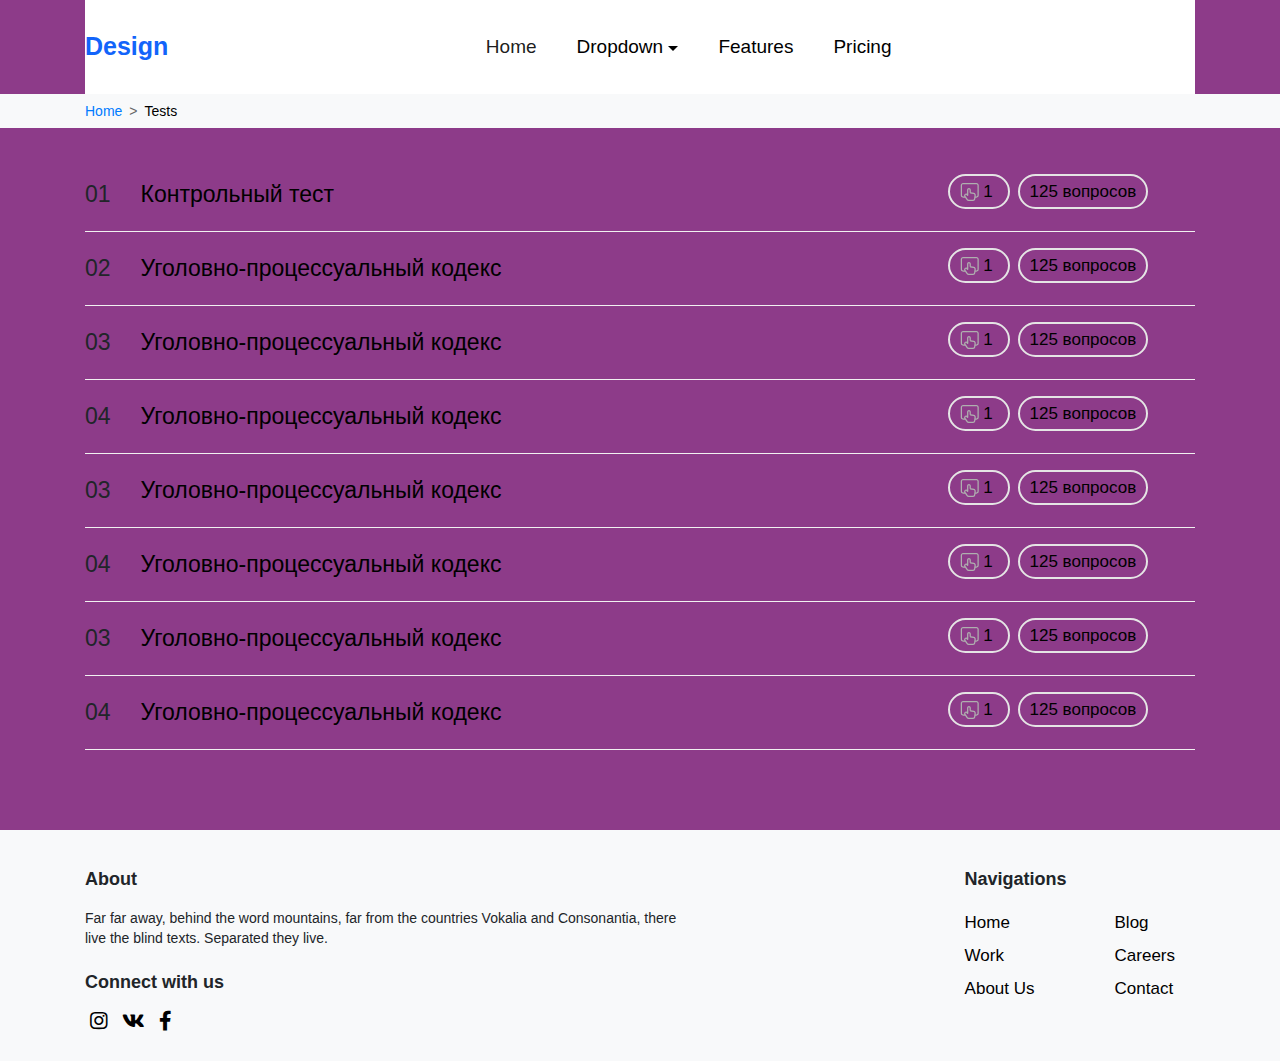
<file: test-page.html>
<!DOCTYPE html>
<html lang="en">
  <head>
    <meta charset="UTF-8" />
    <meta name="viewport" content="width=device-width, initial-scale=1.0" />
    <title>Document</title>
    <link rel="shortcut icon" href="" />
    <link rel="stylesheet" href="css/bootstrap.min.css" />
    <link rel="stylesheet" href="lips/fontawesome/all.min.css" />
    <link
      rel="stylesheet"
      href="https://cdnjs.cloudflare.com/ajax/libs/animate.css/4.1.1/animate.min.css"
    />
    <link rel="stylesheet" href="css/style.css" />
  </head>

  <body>
    <div class="container">
      <div class="row">
        <div class="col-lg-12">
          <nav class="navbar navbar-expand-lg navbar-light bg-light">
  <a
    class="navbar-brand animate__animated animate__backInLeft"
    href="index.html"
    >Design</a
  >
  <button
    class="navbar-toggler"
    type="button"
    data-toggle="collapse"
    data-target="#navbarNavDropdown"
    aria-controls="navbarNavDropdown"
    aria-expanded="false"
    aria-label="Toggle navigation"
  >
    <span class="navbar-toggler-icon"></span>
  </button>
  <div class="collapse navbar-collapse" id="navbarNavDropdown">
    <ul class="navbar-nav animate__animated animate__fadeInRight">
      <li class="nav-item active">
        <a class="nav-link mrgn" href="#"
          >Home <span class="sr-only">(current)</span></a
        >
      </li>
      <li class="nav-item dropdown">
        <a
          class="nav-link dropdown-toggle"
          href="#"
          id="navbarDropdownMenuLink"
          role="button"
          data-toggle="dropdown"
          aria-haspopup="true"
          aria-expanded="false"
        >
          Dropdown
        </a>
        <div class="dropdown-menu" aria-labelledby="navbarDropdownMenuLink">
          <a class="dropdown-item" href="dictionary-page.html">Action</a>
          <a class="dropdown-item" href="#">Another action</a>
          <a class="dropdown-item" href="news-list-page.html"
            >Something else here</a
          >
        </div>
      </li>
      <li class="nav-item">
        <a class="nav-link" href="test-page.html">Features</a>
      </li>
      <li class="nav-item">
        <a class="nav-link" href="dictionary-page.html">Pricing</a>
      </li>
    </ul>
  </div>
</nav>

        </div>
      </div>
    </div>

    <div class="container-fluid breadcrumbs">
      <div class="container">
        <div class="row">
          <div class="col-lg-12">
            <div class="breadcrumbs__block">
              <a href="index.html" class="breadcrumbs__block__item">Home</a>
              <p class="breadcrumbs__block__item icon">></p>
              <a href="#" class="breadcrumbs__block__item current">Tests</a>
            </div>
          </div>
        </div>
      </div>
    </div>
    <div class="container">
      <div class="row">
        <div class="col-lg-12">
          <div class="test-block">
            <div class="test-block__container d-flex flex-column">
              <div class="test-block__container__item d-flex">
                <p class="test-block__container__num">01</p>
                <a href="certain-test.html" class="test-block__container__title"
                  >Контрольный тест</a
                >
                <div class="test-block__container__statistic">
                  <a href="" class="test-block__container__statistic__icon">
                    <img src="img/tests-page/Union.svg" alt="" />
                    1
                  </a>
                  <a href="" class="test-block__container__statistic__amount"
                    >125 вопросов</a
                  >
                </div>
              </div>
              <div class="test-block__container__item d-flex">
                <p class="test-block__container__num">02</p>
                <a href="" class="test-block__container__title"
                  >Уголовно-процессуальный кодекс</a
                >
                <div class="test-block__container__statistic">
                  <a href="" class="test-block__container__statistic__icon">
                    <img src="img/tests-page/Union.svg" alt="" />
                    1
                  </a>
                  <a href="" class="test-block__container__statistic__amount"
                    >125 вопросов</a
                  >
                </div>
              </div>
              <div class="test-block__container__item d-flex">
                <p class="test-block__container__num">03</p>
                <a href="" class="test-block__container__title"
                  >Уголовно-процессуальный кодекс</a
                >
                <div class="test-block__container__statistic">
                  <a href="" class="test-block__container__statistic__icon">
                    <img src="img/tests-page/Union.svg" alt="" />
                    1
                  </a>
                  <a href="" class="test-block__container__statistic__amount"
                    >125 вопросов</a
                  >
                </div>
              </div>
              <div class="test-block__container__item d-flex">
                <p class="test-block__container__num">04</p>
                <a href="" class="test-block__container__title"
                  >Уголовно-процессуальный кодекс</a
                >
                <div class="test-block__container__statistic">
                  <a href="" class="test-block__container__statistic__icon">
                    <img src="img/tests-page/Union.svg" alt="" />
                    1
                  </a>
                  <a href="" class="test-block__container__statistic__amount"
                    >125 вопросов</a
                  >
                </div>
              </div>
              <div class="test-block__container__item d-flex">
                <p class="test-block__container__num">03</p>
                <a href="" class="test-block__container__title"
                  >Уголовно-процессуальный кодекс</a
                >
                <div class="test-block__container__statistic">
                  <a href="" class="test-block__container__statistic__icon">
                    <img src="img/tests-page/Union.svg" alt="" />
                    1
                  </a>
                  <a href="" class="test-block__container__statistic__amount"
                    >125 вопросов</a
                  >
                </div>
              </div>
              <div class="test-block__container__item d-flex">
                <p class="test-block__container__num">04</p>
                <a href="" class="test-block__container__title"
                  >Уголовно-процессуальный кодекс</a
                >
                <div class="test-block__container__statistic">
                  <a href="" class="test-block__container__statistic__icon">
                    <img src="img/tests-page/Union.svg" alt="" />
                    1
                  </a>
                  <a href="" class="test-block__container__statistic__amount"
                    >125 вопросов</a
                  >
                </div>
              </div>
              <div class="test-block__container__item d-flex">
                <p class="test-block__container__num">03</p>
                <a href="" class="test-block__container__title"
                  >Уголовно-процессуальный кодекс</a
                >
                <div class="test-block__container__statistic">
                  <a href="" class="test-block__container__statistic__icon">
                    <img src="img/tests-page/Union.svg" alt="" />
                    1
                  </a>
                  <a href="" class="test-block__container__statistic__amount"
                    >125 вопросов</a
                  >
                </div>
              </div>
              <div class="test-block__container__item d-flex">
                <p class="test-block__container__num">04</p>
                <a href="" class="test-block__container__title"
                  >Уголовно-процессуальный кодекс</a
                >
                <div class="test-block__container__statistic">
                  <a href="" class="test-block__container__statistic__icon">
                    <img src="img/tests-page/Union.svg" alt="" />
                    1
                  </a>
                  <a href="" class="test-block__container__statistic__amount"
                    >125 вопросов</a
                  >
                </div>
              </div>
            </div>
          </div>
        </div>
      </div>
    </div>

    <footer>
  <div class="container">
    <div class="row">
      <div class="col-lg-12 d-flex justify-content-between adpt">
        <div class="footer__block__left">
          <div class="footer__block__left__title">About</div>
          <div class="footer__block__left__text">
            Far far away, behind the word mountains, far from the countries
            Vokalia and Consonantia, there live the blind texts. Separated they
            live.
          </div>
          <div class="footer__block__left__title">Connect with us</div>
          <div class="footer__block__left__social">
            <a href=""><i class="fab fa-instagram"></i></a>
            <a href=""><i class="fab fa-vk"></i></a>
            <a href=""> <i class="fab fa-facebook-f"></i></a>
          </div>
        </div>
        <div class="footer__block__right">
          <div class="footer__block__right__title">Navigations</div>
          <div class="footer__block__right__column">
            <div class="footer__block__right__column__item mrg">
              <ul>
                <li><a href="index.html">Home</a></li>
                <li><a href="">Work</a></li>
                <li><a href="info-page.html">About Us</a></li>
              </ul>
            </div>
            <div class="footer__block__right__column__item">
              <ul>
                <li><a href="">Blog </a></li>
                <li><a href="">Careers</a></li>
                <li><a href="">Contact</a></li>
              </ul>
            </div>
          </div>
        </div>
      </div>
    </div>
  </div>
</footer>


    <script src="js/jq/jquery.js"></script>
    <script src="js/popper.min.js "></script>
    <script src="js/bootstrap.min.js "></script>
    <script src="js/slick.min.js"></script>
    <script src="js/script.js"></script>
  </body>
</html>
</file>
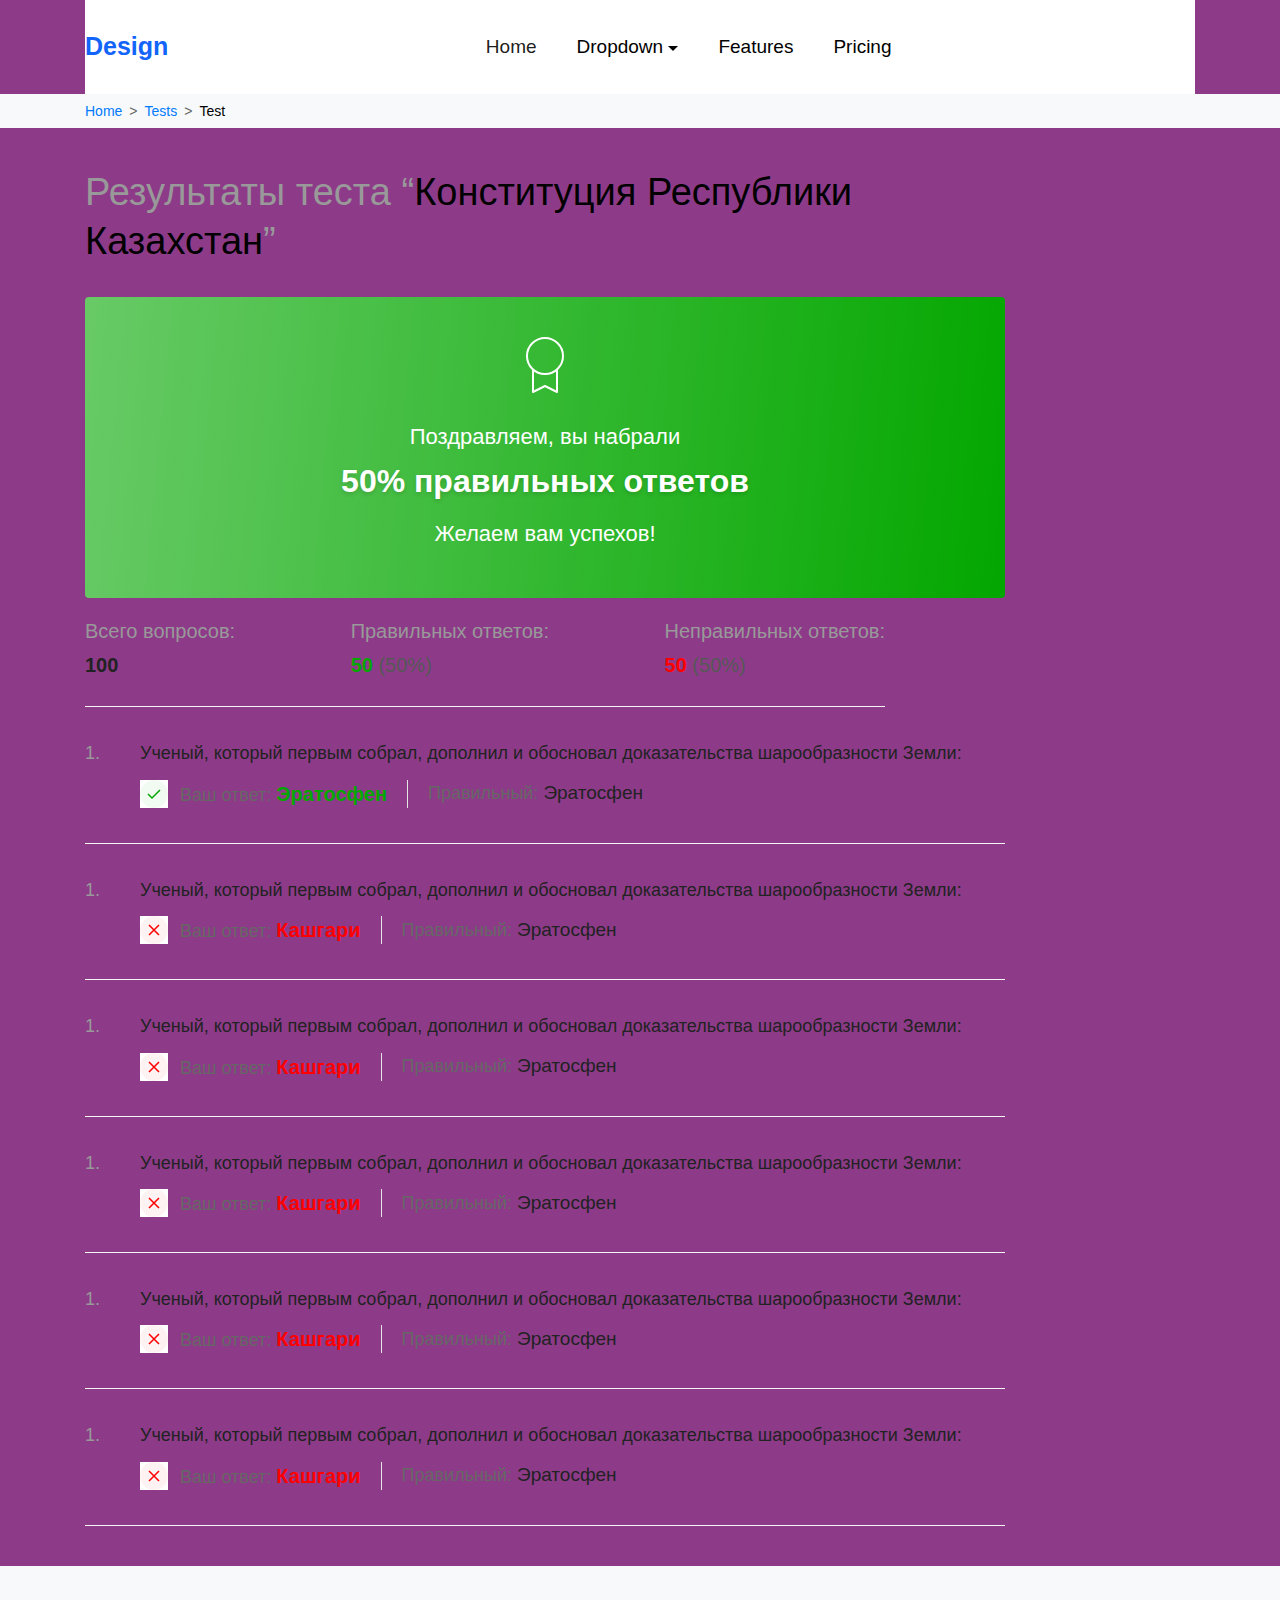
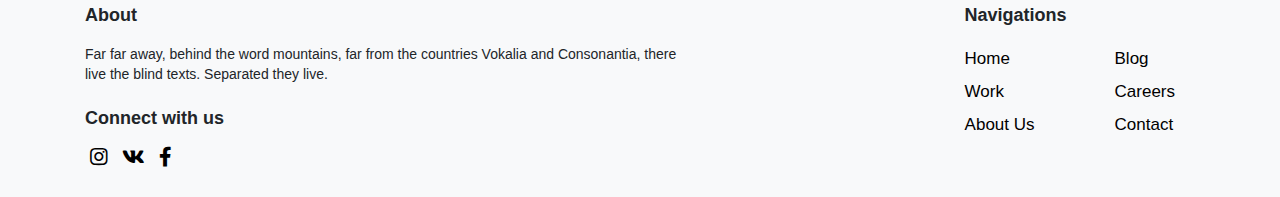
<file: test-result.html>
<!DOCTYPE html>
<html lang="en">
  <head>
    <meta charset="UTF-8" />
    <meta name="viewport" content="width=device-width, initial-scale=1.0" />
    <title>Document</title>
    <link rel="shortcut icon" href="" />
    <link rel="stylesheet" href="css/bootstrap.min.css" />
    <link rel="stylesheet" href="lips/fontawesome/all.min.css" />
    <link
      rel="stylesheet"
      href="https://cdnjs.cloudflare.com/ajax/libs/animate.css/4.1.1/animate.min.css"
    />
    <link rel="stylesheet" href="css/style.css" />
  </head>

  <body>
    <div class="container">
      <div class="row">
        <div class="col-lg-12">
          <nav class="navbar navbar-expand-lg navbar-light bg-light">
  <a
    class="navbar-brand animate__animated animate__backInLeft"
    href="index.html"
    >Design</a
  >
  <button
    class="navbar-toggler"
    type="button"
    data-toggle="collapse"
    data-target="#navbarNavDropdown"
    aria-controls="navbarNavDropdown"
    aria-expanded="false"
    aria-label="Toggle navigation"
  >
    <span class="navbar-toggler-icon"></span>
  </button>
  <div class="collapse navbar-collapse" id="navbarNavDropdown">
    <ul class="navbar-nav animate__animated animate__fadeInRight">
      <li class="nav-item active">
        <a class="nav-link mrgn" href="#"
          >Home <span class="sr-only">(current)</span></a
        >
      </li>
      <li class="nav-item dropdown">
        <a
          class="nav-link dropdown-toggle"
          href="#"
          id="navbarDropdownMenuLink"
          role="button"
          data-toggle="dropdown"
          aria-haspopup="true"
          aria-expanded="false"
        >
          Dropdown
        </a>
        <div class="dropdown-menu" aria-labelledby="navbarDropdownMenuLink">
          <a class="dropdown-item" href="dictionary-page.html">Action</a>
          <a class="dropdown-item" href="#">Another action</a>
          <a class="dropdown-item" href="news-list-page.html"
            >Something else here</a
          >
        </div>
      </li>
      <li class="nav-item">
        <a class="nav-link" href="test-page.html">Features</a>
      </li>
      <li class="nav-item">
        <a class="nav-link" href="dictionary-page.html">Pricing</a>
      </li>
    </ul>
  </div>
</nav>

        </div>
      </div>
    </div>

    <div class="container-fluid breadcrumbs">
      <div class="container">
        <div class="row">
          <div class="col-lg-12">
            <div class="breadcrumbs__block">
              <a href="index.html" class="breadcrumbs__block__item">Home</a>
              <p class="breadcrumbs__block__item icon">></p>
              <a href="test-page.html" class="breadcrumbs__block__item"
                >Tests</a
              >
              <p class="breadcrumbs__block__item icon">></p>
              <a href="#" class="breadcrumbs__block__item current">Test</a>
            </div>
          </div>
        </div>
      </div>
    </div>

    <div class="container">
      <div class="row">
        <div class="col-lg-10">
          <div class="result-block">
            <h3 class="title">
              Результаты теста “<span>Конституция Республики Казахстан</span>”
            </h3>
            <div class="result-block__answer-block">
              <div class="answer-block__container">
                <img src="img/test-result/reward-icon.svg" alt="" />
                <p>Поздравляем, вы набрали</p>
                <h3>50% правильных ответов</h3>
                <p>Желаем вам успехов!</p>
              </div>
              <div class="answer-block__statistic">
                <div class="answer-block__statistic__item">
                  <p>Всего вопросов:</p>
                  <p class="num">100</p>
                </div>
                <div class="answer-block__statistic__item">
                  <p>Правильных ответов:</p>
                  <p class="num grey"><span>50 </span>(50%)</p>
                </div>
                <div class="answer-block__statistic__item">
                  <p>Неправильных ответов:</p>
                  <p class="color num grey">
                    <span class="red">50 </span>(50%)
                  </p>
                </div>
              </div>
            </div>
            <div class="result-block__answer-list">
              <div class="result-block__answer-list__item">
                <p class="num">1.</p>
                <div class="answer-block">
                  <p>
                    Ученый, который первым собрал, дополнил и обосновал
                    доказательства шарообразности Земли:
                  </p>
                  <div class="answer-block__text">
                    <div class="answer-block__item line">
                      <img
                        src="../img/test-result/check-mark-icon.svg"
                        alt=""
                      />
                      <p>Ваш ответ: <span class="color">Эратосфен</span></p>
                    </div>
                    <div class="answer-block__item pad">
                      <p>Правильный: <span>Эратосфен</span></p>
                    </div>
                  </div>
                </div>

                <!-- <div class="answer-block">
                  <div class="answer-block__item">
                    <img src="../img/test-result/cross-icon.svg" alt="" />
                    <p>Ваш ответ: <span>Кашгари</span></p>
                  </div>
                  <div class="answer-block__item">
                    <p>Правильный: <span>Эратосфен</span></p>
                  </div>
                </div> -->
              </div>
              <div class="result-block__answer-list__item">
                <p class="num">1.</p>
                <div class="answer-block">
                  <p>
                    Ученый, который первым собрал, дополнил и обосновал
                    доказательства шарообразности Земли:
                  </p>
                  <div class="answer-block__text">
                    <div class="answer-block__item line">
                      <img src="img/test-result/cross-icon.svg" alt="" />
                      <p>Ваш ответ: <span class="color red">Кашгари</span></p>
                    </div>
                    <div class="answer-block__item pad">
                      <p>Правильный: <span>Эратосфен</span></p>
                    </div>
                  </div>
                </div>
              </div>
              <div class="result-block__answer-list__item">
                <p class="num">1.</p>
                <div class="answer-block">
                  <p>
                    Ученый, который первым собрал, дополнил и обосновал
                    доказательства шарообразности Земли:
                  </p>
                  <div class="answer-block__text">
                    <div class="answer-block__item line">
                      <img src="img/test-result/cross-icon.svg" alt="" />
                      <p>Ваш ответ: <span class="color red">Кашгари</span></p>
                    </div>
                    <div class="answer-block__item pad">
                      <p>Правильный: <span>Эратосфен</span></p>
                    </div>
                  </div>
                </div>
              </div>
              <div class="result-block__answer-list__item">
                <p class="num">1.</p>
                <div class="answer-block">
                  <p>
                    Ученый, который первым собрал, дополнил и обосновал
                    доказательства шарообразности Земли:
                  </p>
                  <div class="answer-block__text">
                    <div class="answer-block__item line">
                      <img src="img/test-result/cross-icon.svg" alt="" />
                      <p>Ваш ответ: <span class="color red">Кашгари</span></p>
                    </div>
                    <div class="answer-block__item pad">
                      <p>Правильный: <span>Эратосфен</span></p>
                    </div>
                  </div>
                </div>
              </div>
              <div class="result-block__answer-list__item">
                <p class="num">1.</p>
                <div class="answer-block">
                  <p>
                    Ученый, который первым собрал, дополнил и обосновал
                    доказательства шарообразности Земли:
                  </p>
                  <div class="answer-block__text">
                    <div class="answer-block__item line">
                      <img src="img/test-result/cross-icon.svg" alt="" />
                      <p>Ваш ответ: <span class="color red">Кашгари</span></p>
                    </div>
                    <div class="answer-block__item pad">
                      <p>Правильный: <span>Эратосфен</span></p>
                    </div>
                  </div>
                </div>
              </div>
              <div class="result-block__answer-list__item">
                <p class="num">1.</p>
                <div class="answer-block">
                  <p>
                    Ученый, который первым собрал, дополнил и обосновал
                    доказательства шарообразности Земли:
                  </p>
                  <div class="answer-block__text">
                    <div class="answer-block__item line">
                      <img src="img/test-result/cross-icon.svg" alt="" />
                      <p>Ваш ответ: <span class="color red">Кашгари</span></p>
                    </div>
                    <div class="answer-block__item pad">
                      <p>Правильный: <span>Эратосфен</span></p>
                    </div>
                  </div>
                </div>
              </div>
            </div>
          </div>
        </div>
      </div>
    </div>

    <footer>
  <div class="container">
    <div class="row">
      <div class="col-lg-12 d-flex justify-content-between adpt">
        <div class="footer__block__left">
          <div class="footer__block__left__title">About</div>
          <div class="footer__block__left__text">
            Far far away, behind the word mountains, far from the countries
            Vokalia and Consonantia, there live the blind texts. Separated they
            live.
          </div>
          <div class="footer__block__left__title">Connect with us</div>
          <div class="footer__block__left__social">
            <a href=""><i class="fab fa-instagram"></i></a>
            <a href=""><i class="fab fa-vk"></i></a>
            <a href=""> <i class="fab fa-facebook-f"></i></a>
          </div>
        </div>
        <div class="footer__block__right">
          <div class="footer__block__right__title">Navigations</div>
          <div class="footer__block__right__column">
            <div class="footer__block__right__column__item mrg">
              <ul>
                <li><a href="index.html">Home</a></li>
                <li><a href="">Work</a></li>
                <li><a href="info-page.html">About Us</a></li>
              </ul>
            </div>
            <div class="footer__block__right__column__item">
              <ul>
                <li><a href="">Blog </a></li>
                <li><a href="">Careers</a></li>
                <li><a href="">Contact</a></li>
              </ul>
            </div>
          </div>
        </div>
      </div>
    </div>
  </div>
</footer>


    <script src="js/jq/jquery.js"></script>
    <script src="js/popper.min.js "></script>
    <script src="js/bootstrap.min.js "></script>
    <script src="js/slick.min.js"></script>
    <script src="js/script.js"></script>
  </body>
</html>
</file>
<file: css/style.css>
@charset "UTF-8";
* {
  padding: 0;
  margin: 0;
  border: 0; }

*,
*:before,
*:after {
  -moz-box-sizing: border-box;
  -webkit-box-sizing: border-box;
  box-sizing: border-box; }

:focus,
:active {
  outline: none; }

a:focus,
a:active {
  outline: none; }

nav,
footer,
header,
aside {
  display: block; }

html,
body {
  height: 100%;
  width: 100%;
  font-size: 100%;
  line-height: 1;
  font-size: 14px;
  -ms-text-size-adjust: 100%;
  -moz-text-size-adjust: 100%;
  -webkit-text-size-adjust: 100%; }

input,
button,
textarea {
  font-family: inherit; }

input::-ms-clear {
  display: none; }

button {
  cursor: pointer; }

button::-moz-focus-inner {
  padding: 0;
  border: 0; }

a,
a:visited {
  text-decoration: none; }

a:hover {
  text-decoration: none; }

ul li {
  list-style: none; }

img {
  vertical-align: top; }

h1,
h2,
h3,
h4,
h5,
h6 {
  font-size: inherit;
  font-weight: 400; }

/*--------------------*/
.bigred {
  font-size: 20px;
  color: red; }

.navbar .navbar-brand {
  font-size: 25px;
  font-weight: 700;
  color: #1264fa;
  -webkit-transition: all 0.6s ease 0s;
  -moz-transition: all 0.6s ease 0s;
  -ms-transition: all 0.6s ease 0s;
  -o-transition: all 0.6s ease 0s;
  transition: all 0.6s ease 0s;
  -webkit-animation-duration: 1.2s;
  animation-duration: 1.2s; }

.navbar .nav-item {
  color: #000; }
  .navbar .nav-item .nav-link {
    color: #000;
    font-size: 19px;
    -webkit-transition: all 0.4s ease 0s;
    -moz-transition: all 0.4s ease 0s;
    -ms-transition: all 0.4s ease 0s;
    -o-transition: all 0.4s ease 0s;
    transition: all 0.4s ease 0s;
    margin: 0px 13px; }
    @media (max-width: 991px) {
      .navbar .nav-item .nav-link {
        font-size: 22px;
        margin: 0;
        padding: 10px 0px; }
        .navbar .nav-item .nav-link.mrgn {
          margin-top: 10px; } }
    .navbar .nav-item .nav-link.dropdown-toggle::after {
      margin-left: unset;
      position: relative;
      top: 2px; }
    .navbar .nav-item .nav-link:hover {
      color: #1264fa; }

.navbar .navbar-nav {
  -webkit-animation-duration: 1.2s;
  animation-duration: 1.2s; }

.hero {
  margin: 17px 0px 0px 0px; }

.bg-light {
  background-color: #ffffff !important;
  padding: 30px 0; }
  @media (max-width: 991px) {
    .bg-light {
      padding: 25px 0; } }
  @media (max-width: 767px) {
    .bg-light {
      padding: 12px 0; } }

.collapse.navbar-collapse {
  -webkit-box-pack: center;
  -ms-flex-pack: center;
  justify-content: center; }

.nav-link.link__button {
  display: -webkit-box;
  display: -ms-flexbox;
  display: flex;
  -webkit-box-align: center;
  -ms-flex-align: center;
  align-items: center; }

figure .img-fluid {
  position: relative; }

figure .quote {
  position: relative;
  padding: 10px 10px;
  background-color: white; }

.block_1 {
  display: -webkit-box;
  display: -ms-flexbox;
  display: flex;
  -webkit-box-orient: vertical;
  -webkit-box-direction: normal;
  -ms-flex-direction: column;
  flex-direction: column;
  -webkit-box-align: center;
  -ms-flex-align: center;
  align-items: center;
  padding: 80px 0px;
  background: url(../img/block_1/background_img.jpg) 100% no-repeat;
  background-size: cover;
  width: 100%; }
  .block_1 .block_1__title {
    -webkit-animation-duration: 1.2s;
    animation-duration: 1.2s;
    display: -webkit-box;
    display: -ms-flexbox;
    display: flex;
    -webkit-box-pack: center;
    -ms-flex-pack: center;
    justify-content: center;
    text-align: center;
    padding: 7px 10px;
    font-size: 37px; }
  .block_1 .block_1__text {
    display: -webkit-box;
    display: -ms-flexbox;
    display: flex;
    -webkit-box-pack: center;
    -ms-flex-pack: center;
    justify-content: center;
    max-width: 800px;
    text-align: center;
    font-size: 18px;
    padding: 0px 15px;
    line-height: 24px; }

.block_2 {
  display: -webkit-box;
  display: -ms-flexbox;
  display: flex;
  -webkit-box-align: center;
  -ms-flex-align: center;
  align-items: center;
  -webkit-box-pack: justify;
  -ms-flex-pack: justify;
  justify-content: space-between;
  padding: 50px 0px; }
  @media (max-width: 991px) {
    .block_2 {
      -webkit-box-orient: vertical;
      -webkit-box-direction: normal;
      -ms-flex-direction: column;
      flex-direction: column; }
      .block_2 .block_2__info {
        max-width: 700px; } }

@media (max-width: 991px) {
  .block_2__logo-container__img {
    padding: 0px 0px 30px 0px; } }

.block_2__info {
  background: #000839;
  color: #fff;
  padding: 50px 50px;
  font-size: 18px;
  max-width: 800px; }
  @media (max-width: 1200px) {
    .block_2__info {
      max-width: 600px; } }

.block_2__info__title {
  padding: 0px 0px 10px 0px; }

.block_2__info__text {
  line-height: 23px; }

.container-fluid.block__3 {
  background: #f8f9fa; }

.block_3 {
  display: -ms-grid;
  display: grid;
  -ms-grid-columns: 1fr 1fr 1fr 1fr;
  grid-template-columns: 1fr 1fr 1fr 1fr;
  padding: 50px 0px; }
  @media (max-width: 991px) {
    .block_3 {
      -ms-grid-columns: 1fr 1fr;
      grid-template-columns: 1fr 1fr; } }
  @media (max-width: 580px) {
    .block_3 {
      -ms-grid-columns: 1fr;
      grid-template-columns: 1fr; } }

.block_3__item {
  text-align: center;
  padding: 15px 20px;
  margin: 13px 13px;
  border-radius: 15px;
  -webkit-box-shadow: 0 15px 30px 0 rgba(0, 0, 0, 0.05);
  box-shadow: 0 15px 30px 0 rgba(0, 0, 0, 0.05);
  background: #fff; }
  .block_3__item img {
    max-width: 237px;
    max-height: 163px;
    margin-bottom: 10px; }

.block_3__item__title {
  font-size: 20px;
  font-weight: 700; }

.block_3__item__subtitle {
  font-size: 16px;
  font-weight: 600; }

.wrapper {
  height: 100%;
  padding: 50px;
  display: -webkit-box;
  display: -ms-flexbox;
  display: flex;
  -webkit-box-pack: center;
  -ms-flex-pack: center;
  justify-content: center;
  -webkit-box-align: center;
  -ms-flex-align: center;
  align-items: center; }

/* Основные стили */
.slick-slider {
  min-width: 0; }

.slick-list {
  overflow: hidden; }

.slick-track {
  display: -webkit-box;
  display: -ms-flexbox;
  display: flex;
  -webkit-box-align: start;
  -ms-flex-align: start;
  align-items: flex-start; }

/* Слайд */
/* Конкретный слайдер */
.slider {
  position: relative;
  padding: 0px 60px; }

@media (max-width: 767px) {
  .wrapper {
    padding: 50px 10px; }
  .slider {
    padding: 0px 40px; } }

.slider .slick-arrow {
  position: absolute;
  top: 50%;
  margin: -30px 0px 0px 0px;
  z-index: 10;
  font-size: 0;
  width: 30px;
  height: 60px;
  border: none; }
  .slider .slick-arrow:focus {
    border: none;
    outline: none; }

.slider .slick-arrow.slick-prev {
  left: 0;
  background: url("../img/left_icon-icons.com_61213.svg") 0 0/100% no-repeat; }

.slider .slick-arrow.slick-next {
  right: 0;
  background: url("../img/right_icon-icons.com_61212.svg") 0 0/100% no-repeat; }

.slider .slick-arrow.slick-disabled {
  opacity: 0.2; }

.slider .slick-dots {
  display: -webkit-box;
  display: -ms-flexbox;
  display: flex;
  -webkit-box-align: center;
  -ms-flex-align: center;
  align-items: center;
  -webkit-box-pack: center;
  -ms-flex-pack: center;
  justify-content: center;
  margin-top: 10px;
  padding: 0; }

.slider .slick-dots li {
  list-style: none;
  margin: 0px 10px; }

.slider .slick-dots button {
  font-size: 0;
  width: 10px;
  height: 15px;
  background-color: #fff;
  border-radius: 50%; }
  .slider .slick-dots button:focus {
    outline: none; }

.slider .slick-dots li.slick-active button {
  background-color: transparent; }

.slider__item {
  padding: 15px 15px;
  display: -webkit-box;
  display: -ms-flexbox;
  display: flex;
  -webkit-box-orient: vertical;
  -webkit-box-direction: normal;
  -ms-flex-direction: column;
  flex-direction: column;
  -webkit-box-align: center;
  -ms-flex-align: center;
  align-items: center; }
  .slider__item .slider__block {
    display: -webkit-box;
    display: -ms-flexbox;
    display: flex;
    -webkit-box-orient: vertical;
    -webkit-box-direction: normal;
    -ms-flex-direction: column;
    flex-direction: column;
    -webkit-box-align: center;
    -ms-flex-align: center;
    align-items: center;
    padding: 20px 10px;
    max-width: 360px;
    min-width: 235px;
    -webkit-box-shadow: 0 15px 30px 0 rgba(0, 0, 0, 0.05);
    box-shadow: 0 15px 30px 0 rgba(0, 0, 0, 0.05);
    border-radius: 10px; }
    @media (max-width: 500px) {
      .slider__item .slider__block {
        -webkit-box-shadow: unset;
        box-shadow: unset; } }

.slider__item img {
  max-width: 60%; }

.slider__item__block {
  text-align: center;
  padding: 20px 10px;
  display: block;
  color: #000; }
  .slider__item__block:focus {
    outline: none; }
  .slider__item__block:hover {
    text-decoration: none !important;
    cursor: pointer;
    color: #000; }

.slider__item__block__title {
  font-size: 25px;
  color: #000;
  -webkit-transition: all 0.6s ease;
  -o-transition: all 0.6s ease;
  transition: all 0.6s ease;
  cursor: pointer;
  text-align: center;
  padding: 7px 0px; }
  .slider__item__block__title:focus {
    outline: none; }
  .slider__item__block__title:hover {
    color: #0f4cbe;
    text-decoration: none; }

.slider__item__block__text {
  padding: 0px 20px;
  font-size: 18px;
  color: #000;
  cursor: pointer;
  -webkit-transition: all 0.6s ease;
  -o-transition: all 0.6s ease;
  transition: all 0.6s ease;
  text-align: center;
  line-height: 20px; }
  .slider__item__block__text:focus {
    outline: none; }
  .slider__item__block__text:hover {
    text-decoration: none; }

.slider__item.slick-slide.slick-active:focus {
  outline: none; }

footer {
  background: #f8f9fa;
  padding: 30px 0px; }
  @media (max-width: 500px) {
    footer .adpt {
      -webkit-box-orient: vertical;
      -webkit-box-direction: normal;
      -ms-flex-direction: column;
      flex-direction: column;
      -webkit-box-align: center;
      -ms-flex-align: center;
      align-items: center; } }

@media (max-width: 767px) {
  .footer__block__left {
    margin-right: 10px; } }

@media (max-width: 500px) {
  .footer__block__left {
    text-align: center; } }

.footer__block__left__title {
  font-size: 18px;
  font-weight: 700;
  margin: 10px 0px 20px 0px; }

.footer__block__left__text {
  max-width: 600px;
  margin-bottom: 25px;
  line-height: 20px; }
  @media (max-width: 991px) {
    .footer__block__left__text {
      max-width: 350px; } }
  @media (max-width: 767px) {
    .footer__block__left__text {
      max-width: 305px; } }

.footer__block__left__social a {
  position: relative;
  margin: 0px 5px;
  color: #000;
  -webkit-transition: all ease 0.4s;
  -o-transition: all ease 0.4s;
  transition: all ease 0.4s; }
  .footer__block__left__social a:hover {
    color: #1264fa;
    top: -2px; }
  .footer__block__left__social a i {
    font-size: 20px; }

.footer__block__right {
  padding-right: 20px; }
  @media (max-width: 767px) {
    .footer__block__right {
      padding-right: unset; } }
  @media (max-width: 500px) {
    .footer__block__right {
      text-align: center;
      margin-top: 10px; } }

.footer__block__right__title {
  font-size: 18px;
  font-weight: 700;
  margin: 10px 0px; }

.footer__block__right__column {
  display: -webkit-box;
  display: -ms-flexbox;
  display: flex; }

.footer__block__right__column__item.mrg {
  margin-right: 80px; }
  @media (max-width: 991px) {
    .footer__block__right__column__item.mrg {
      margin-right: 45px; } }
  @media (max-width: 767px) {
    .footer__block__right__column__item.mrg {
      margin-right: unset; } }

@media (max-width: 767px) {
  .footer__block__right__column__item.mrg {
    margin-right: 25px; } }

.footer__block__right__column__item ul {
  padding: 0; }
  .footer__block__right__column__item ul li {
    list-style-type: none;
    margin: 16px 0px; }
    .footer__block__right__column__item ul li a {
      color: #000;
      font-size: 17px;
      -webkit-transition: all ease 0.5s;
      -o-transition: all ease 0.5s;
      transition: all ease 0.5s; }
      .footer__block__right__column__item ul li a:hover {
        color: #1264fa; }

.container-fluid.breadcrumbs {
  background: #f8f9fa; }
  @media (max-width: 767px) {
    .container-fluid.breadcrumbs {
      margin: 10px 0px; } }

.breadcrumbs__block {
  display: -webkit-box;
  display: -ms-flexbox;
  display: flex;
  margin: 10px 0px;
  -webkit-box-align: center;
  -ms-flex-align: center;
  align-items: center; }

.breadcrumbs__block__item {
  margin-right: 7px;
  cursor: pointer; }
  .breadcrumbs__block__item.icon {
    color: #666666;
    margin: 0px 7px 0px 0px; }
  .breadcrumbs__block__item.current {
    color: #000; }

.test-block {
  padding: 30px 0px 80px 0px; }
  @media (max-width: 991px) {
    .test-block {
      padding: 0px 0px 80px 0px; } }

.test-block__container__item {
  padding: 25px 0px;
  border-bottom: 1px solid #f1f1f1; }
  @media (max-width: 767px) {
    .test-block__container__item {
      padding: 20px 0px;
      -webkit-box-align: center;
      -ms-flex-align: center;
      align-items: center; } }

.test-block__container__num {
  margin: 0px 30px 0px 0px;
  font-size: 23px; }
  @media (max-width: 767px) {
    .test-block__container__num {
      font-size: 20px; } }
  @media (max-width: 500px) {
    .test-block__container__num {
      font-size: 17px; } }

.test-block__container__title {
  width: 70%;
  margin: 0px 30px 0px 0px;
  font-size: 23px;
  color: #000;
  -webkit-transition: all ease 0.4s;
  -o-transition: all ease 0.4s;
  transition: all ease 0.4s; }
  @media (max-width: 767px) {
    .test-block__container__title {
      font-size: 20px; } }
  @media (max-width: 1200px) {
    .test-block__container__title {
      width: 64%; } }
  @media (max-width: 991px) {
    .test-block__container__title {
      width: 54%; } }
  @media (max-width: 767px) {
    .test-block__container__title {
      width: 43%; } }
  @media (max-width: 500px) {
    .test-block__container__title {
      font-size: 17px; } }

@media (max-width: 500px) {
  .test-block__container__statistic {
    display: -webkit-box;
    display: -ms-flexbox;
    display: flex;
    -webkit-box-orient: vertical;
    -webkit-box-direction: normal;
    -ms-flex-direction: column;
    flex-direction: column;
    -webkit-box-align: center;
    -ms-flex-align: center;
    align-items: center; } }

.test-block__container__statistic__icon {
  padding: 6px 10px;
  border: 2px solid #e5e5e5;
  border-radius: 40px;
  -webkit-transition: all ease 0.3s;
  -o-transition: all ease 0.3s;
  transition: all ease 0.3s;
  color: #000;
  margin-right: 8px;
  font-size: 17px;
  text-align: center; }
  @media (max-width: 767px) {
    .test-block__container__statistic__icon {
      font-size: 15px;
      padding: 4px 10px; } }
  @media (max-width: 500px) {
    .test-block__container__statistic__icon {
      padding: 4px 10px;
      margin: 10px 0px; } }
  .test-block__container__statistic__icon:hover {
    background: #f9f9f9;
    color: #1264fa; }

.test-block__container__statistic__amount {
  padding: 6px 10px;
  border: 2px solid #e5e5e5;
  border-radius: 40px;
  -webkit-transition: all ease 0.3s;
  -o-transition: all ease 0.3s;
  transition: all ease 0.3s;
  color: #000;
  font-size: 17px;
  text-align: center; }
  .test-block__container__statistic__amount:hover {
    background: #1a6fef;
    color: #fff; }
  @media (max-width: 767px) {
    .test-block__container__statistic__amount {
      font-size: 15px;
      padding: 4px 10px; } }

.navbar-toggler:focus {
  outline: none; }

.certain-test-block {
  padding: 50px 0px; }

.numbers__block {
  background: #f9f9f9;
  padding-bottom: 22px;
  display: -webkit-box;
  display: -ms-flexbox;
  display: flex;
  -webkit-box-orient: vertical;
  -webkit-box-direction: normal;
  -ms-flex-direction: column;
  flex-direction: column;
  -webkit-box-align: center;
  -ms-flex-align: center;
  align-items: center;
  border-radius: 4px; }
  @media (max-width: 1200px) {
    .numbers__block {
      min-width: 247px; } }

.numbers__block__item {
  padding: 10px 10px;
  border-radius: 4px;
  background: #f9f9f9; }
  .numbers__block__item ul {
    display: -ms-grid;
    display: grid;
    -ms-grid-columns: 1fr 1fr 1fr 1fr 1fr;
    grid-template-columns: 1fr 1fr 1fr 1fr 1fr;
    margin-bottom: 4px; }
    .numbers__block__item ul li {
      font-size: 16px;
      text-align: center;
      padding: 9px 12px 9px 12px;
      margin: 6px;
      border-radius: 4px;
      background: #ffffff;
      cursor: pointer;
      -webkit-transition: all ease 0.3s;
      -o-transition: all ease 0.3s;
      transition: all ease 0.3s; }
      .numbers__block__item ul li:hover {
        background: #1a6fef;
        color: #ffffff !important; }

.numbers__block__button {
  background: #ffffff;
  padding: 13px 35px;
  -webkit-box-shadow: 0px 4px 4px rgba(255, 0, 0, 0.05);
  box-shadow: 0px 4px 4px rgba(255, 0, 0, 0.05);
  border-radius: 4px;
  border: 1px solid rgba(255, 0, 0, 0.2);
  font-size: 18px;
  line-height: 16px;
  color: #ff0000;
  font-weight: 600;
  -webkit-transition: all ease 0.3s;
  -o-transition: all ease 0.3s;
  transition: all ease 0.3s;
  cursor: pointer; }
  .numbers__block__button:hover {
    -webkit-transform: translateY(3px);
    -ms-transform: translateY(3px);
    transform: translateY(3px);
    color: #ff0000; }
  .numbers__block__button:active {
    border: 1px solid rgba(224, 3, 3, 0.925);
    outline: none; }
  .numbers__block__button:focus {
    outline: none; }

@media (max-width: 1200px) {
  .question-block {
    margin-left: 40px; } }

@media (max-width: 991px) {
  .question-block {
    margin-top: 30px;
    margin-left: unset; } }

.question-block__row.buttons {
  display: -webkit-box;
  display: -ms-flexbox;
  display: flex;
  -webkit-box-pack: justify;
  -ms-flex-pack: justify;
  justify-content: space-between;
  margin-top: 30px; }
  @media (max-width: 500px) {
    .question-block__row.buttons {
      -webkit-box-orient: vertical;
      -webkit-box-direction: normal;
      -ms-flex-direction: column;
      flex-direction: column;
      -webkit-box-align: center;
      -ms-flex-align: center;
      align-items: center; } }
  @media (max-width: 500px) {
    .question-block__row.buttons .button-left {
      margin-bottom: 15px; } }
  .question-block__row.buttons .button-left button {
    display: -webkit-box;
    display: -ms-flexbox;
    display: flex;
    -webkit-box-align: center;
    -ms-flex-align: center;
    align-items: center;
    background: #1a6fef;
    border-radius: 4px;
    font-size: 18px;
    color: #ffffff;
    padding: 15px 25px;
    -webkit-transition: all ease 0.3s;
    -o-transition: all ease 0.3s;
    transition: all ease 0.3s; }
    .question-block__row.buttons .button-left button img {
      margin-left: 10px;
      margin-top: 3px; }
    .question-block__row.buttons .button-left button:hover {
      -webkit-transform: translateY(2px);
      -ms-transform: translateY(2px);
      transform: translateY(2px); }
    .question-block__row.buttons .button-left button:focus {
      outline: none; }
    .question-block__row.buttons .button-left button:active {
      background: #1662d4; }
  .question-block__row.buttons .button-right {
    display: -webkit-box;
    display: -ms-flexbox;
    display: flex;
    -webkit-box-align: center;
    -ms-flex-align: center;
    align-items: center; }
    .question-block__row.buttons .button-right button {
      display: -webkit-box;
      display: -ms-flexbox;
      display: flex;
      -webkit-box-align: center;
      -ms-flex-align: center;
      align-items: center;
      background: #f9f9f9;
      border-radius: 4px;
      font-size: 18px;
      padding: 15px 25px;
      margin-left: 10px;
      -webkit-transition: all ease 0.3s;
      -o-transition: all ease 0.3s;
      transition: all ease 0.3s; }
      .question-block__row.buttons .button-right button .first {
        margin-right: 10px;
        margin-top: 3px; }
      .question-block__row.buttons .button-right button .last {
        margin-left: 10px;
        margin-top: 3px; }
      .question-block__row.buttons .button-right button:hover {
        background: #e7e7e7; }
      .question-block__row.buttons .button-right button:focus {
        outline: none; }

.question-block__row__text {
  font-size: 21px;
  line-height: 130%;
  color: #222222;
  margin-bottom: 25px; }

.question-block__row__answer .question-block__row__answer__item {
  display: -webkit-box;
  display: -ms-flexbox;
  display: flex;
  -webkit-box-align: center;
  -ms-flex-align: center;
  align-items: center;
  margin: 15px 0px;
  font-size: 17px; }
  .question-block__row__answer .question-block__row__answer__item label {
    margin: 0px 10px; }

.result-block {
  padding: 40px 0px; }
  .result-block .title {
    font-size: 38px;
    line-height: 130%;
    color: #999999; }
    @media (max-width: 767px) {
      .result-block .title {
        font-size: 30px; } }
    @media (max-width: 470px) {
      .result-block .title {
        font-size: 25px; } }
  .result-block .title span {
    color: #000; }

.result-block__answer-block {
  margin-top: 30px; }

.answer-block__container {
  display: -webkit-box;
  display: -ms-flexbox;
  display: flex;
  -webkit-box-orient: vertical;
  -webkit-box-direction: normal;
  -ms-flex-direction: column;
  flex-direction: column;
  -webkit-box-align: center;
  -ms-flex-align: center;
  align-items: center;
  -webkit-box-pack: center;
  -ms-flex-pack: center;
  justify-content: center;
  padding: 40px 0px;
  background: -webkit-linear-gradient(354.54deg, rgba(255, 255, 255, 0.4) 0%, rgba(255, 255, 255, 0) 100%), #03a700;
  background: -o-linear-gradient(354.54deg, rgba(255, 255, 255, 0.4) 0%, rgba(255, 255, 255, 0) 100%), #03a700;
  background: linear-gradient(95.46deg, rgba(255, 255, 255, 0.4) 0%, rgba(255, 255, 255, 0) 100%), #03a700;
  color: #fff;
  border-radius: 4px; }
  @media (max-width: 470px) {
    .answer-block__container {
      padding: 20px 10px; } }
  .answer-block__container img {
    margin-bottom: 20px; }
  .answer-block__container p {
    font-size: 22px;
    line-height: 130%;
    font-weight: 300;
    text-align: center;
    color: #ffffff;
    margin: 10px 0px; }
  .answer-block__container h3 {
    font-weight: bold;
    font-size: 32px;
    line-height: 130%;
    text-align: center;
    color: #ffffff;
    text-shadow: 0px 2px 4px rgba(0, 0, 0, 0.15); }
    @media (max-width: 470px) {
      .answer-block__container h3 {
        font-size: 29px;
        line-height: 120%; } }

.answer-block__statistic {
  display: -webkit-box;
  display: -ms-flexbox;
  display: flex;
  -webkit-box-pack: justify;
  -ms-flex-pack: justify;
  justify-content: space-between;
  max-width: 800px;
  padding: 20px 0px;
  border-bottom: 1px solid #f5f5f5; }
  .answer-block__statistic .answer-block__statistic__item {
    display: -webkit-box;
    display: -ms-flexbox;
    display: flex;
    -webkit-box-orient: vertical;
    -webkit-box-direction: normal;
    -ms-flex-direction: column;
    flex-direction: column; }
    .answer-block__statistic .answer-block__statistic__item p {
      font-size: 20px;
      line-height: 130%;
      color: #999999;
      font-weight: normal;
      margin-bottom: 8px; }
      @media (max-width: 430px) {
        .answer-block__statistic .answer-block__statistic__item p {
          font-size: 18px;
          line-height: 123%; } }
      @media (max-width: 370px) {
        .answer-block__statistic .answer-block__statistic__item p {
          font-size: 15px; } }
    .answer-block__statistic .answer-block__statistic__item .num {
      color: #222222;
      font-weight: bold;
      font-size: 20px; }
      .answer-block__statistic .answer-block__statistic__item .num.grey {
        color: #575757;
        font-weight: 300;
        font-weight: normal; }
        .answer-block__statistic .answer-block__statistic__item .num.grey .red {
          color: #ff0000; }
        .answer-block__statistic .answer-block__statistic__item .num.grey span {
          color: #03a700;
          font-weight: bold; }

.result-block__answer-list__item {
  display: -webkit-box;
  display: -ms-flexbox;
  display: flex;
  -webkit-box-align: start;
  -ms-flex-align: start;
  align-items: flex-start;
  border-bottom: 1px solid #f5f5f5;
  padding: 35px 0px; }
  .result-block__answer-list__item .num {
    font-size: 18px;
    line-height: 130%;
    color: #999999;
    margin-right: 40px; }
    @media (max-width: 560px) {
      .result-block__answer-list__item .num {
        margin-right: 15px; } }
    @media (max-width: 370px) {
      .result-block__answer-list__item .num {
        margin-right: 10px; } }
  .result-block__answer-list__item .answer-block {
    font-weight: normal;
    font-size: 18px;
    line-height: 130%;
    color: #222222; }
    @media (max-width: 350px) {
      .result-block__answer-list__item .answer-block p {
        font-size: 16px;
        line-height: 119%; } }
    .result-block__answer-list__item .answer-block .answer-block__text {
      display: -webkit-box;
      display: -ms-flexbox;
      display: flex;
      -webkit-box-align: center;
      -ms-flex-align: center;
      align-items: center; }
      .result-block__answer-list__item .answer-block .answer-block__text .answer-block__item {
        display: -webkit-box;
        display: -ms-flexbox;
        display: flex;
        -webkit-box-align: center;
        -ms-flex-align: center;
        align-items: center; }
        .result-block__answer-list__item .answer-block .answer-block__text .answer-block__item.line {
          border-right: 1px solid #e5e5e5;
          padding-right: 20px; }
          @media (max-width: 350px) {
            .result-block__answer-list__item .answer-block .answer-block__text .answer-block__item.line {
              padding-right: unset; } }
        .result-block__answer-list__item .answer-block .answer-block__text .answer-block__item.pad {
          padding-left: 20px; }
          @media (max-width: 350px) {
            .result-block__answer-list__item .answer-block .answer-block__text .answer-block__item.pad {
              padding-left: 15px; } }
        .result-block__answer-list__item .answer-block .answer-block__text .answer-block__item img {
          margin-right: 12px; }
        .result-block__answer-list__item .answer-block .answer-block__text .answer-block__item p {
          margin: 0;
          font-weight: normal;
          font-size: 18px;
          line-height: 100%;
          color: #666666; }
          @media (max-width: 350px) {
            .result-block__answer-list__item .answer-block .answer-block__text .answer-block__item p {
              font-size: 16px; } }
          .result-block__answer-list__item .answer-block .answer-block__text .answer-block__item p span {
            font-weight: 500;
            font-size: 19px;
            line-height: 130%;
            color: #222222; }
            @media (max-width: 350px) {
              .result-block__answer-list__item .answer-block .answer-block__text .answer-block__item p span {
                font-size: 16px; } }
          .result-block__answer-list__item .answer-block .answer-block__text .answer-block__item p .color {
            font-weight: bold;
            font-size: 20px;
            line-height: 130%;
            color: #03a700; }
            @media (max-width: 350px) {
              .result-block__answer-list__item .answer-block .answer-block__text .answer-block__item p .color {
                font-size: 16px; } }
            .result-block__answer-list__item .answer-block .answer-block__text .answer-block__item p .color.red {
              color: #ff0000; }
              @media (max-width: 350px) {
                .result-block__answer-list__item .answer-block .answer-block__text .answer-block__item p .color.red {
                  font-size: 16px; } }

.news-page-block {
  padding: 50px 0px; }
  @media (max-width: 767px) {
    .news-page-block {
      padding-top: 20px; } }
  .news-page-block .title {
    font-size: 25px;
    font-weight: 700;
    margin-bottom: 15px; }
  .news-page-block img {
    max-width: 100%;
    max-height: 400px;
    margin: 10px 0px 20px 0px; }
  .news-page-block .text {
    font-size: 18px;
    line-height: 119%;
    max-width: 890px; }

/*NEW-LIST-PAGE*/
.news-list-page_block {
  padding: 25px 0px; }

.news-list-page_block__cont {
  display: -webkit-box;
  display: -ms-flexbox;
  display: flex;
  padding: 20px 0px; }
  .news-list-page_block__cont .title {
    font-size: 21px;
    font-weight: bold; }
  .news-list-page_block__cont .text {
    font-size: 16px;
    line-height: 110%;
    max-width: 650px; }
  .news-list-page_block__cont .news-img {
    width: 260px;
    max-width: 100%;
    max-height: 150px;
    margin-bottom: 10px;
    margin-right: 15px; }
    @media (max-width: 767px) {
      .news-list-page_block__cont .news-img {
        width: 200px;
        max-height: 115px; } }
    @media (max-width: 530px) {
      .news-list-page_block__cont .news-img {
        width: 100%;
        height: 100%;
        margin-right: unset; } }
  @media (max-width: 530px) {
    .news-list-page_block__cont {
      -webkit-box-orient: vertical;
      -webkit-box-direction: normal;
      -ms-flex-direction: column;
      flex-direction: column;
      -webkit-box-align: center;
      -ms-flex-align: center;
      align-items: center; } }

/*DICTIONARY-PAGE */
.dictionaty-page_block {
  padding: 25px 0px; }
  .dictionaty-page_block .dictionaty-page_block__cont {
    padding: 15px 0px;
    display: -webkit-box;
    display: -ms-flexbox;
    display: flex;
    -webkit-box-align: start;
    -ms-flex-align: start;
    align-items: flex-start; }
    .dictionaty-page_block .dictionaty-page_block__cont .title {
      font-size: 18px;
      font-weight: bold;
      margin: 0;
      margin-right: 10px;
      display: -webkit-box;
      display: -ms-flexbox;
      display: flex; }
    .dictionaty-page_block .dictionaty-page_block__cont span {
      margin: 0px 10px; }
    .dictionaty-page_block .dictionaty-page_block__cont .text {
      font-size: 15px;
      margin: 0px;
      margin-right: 7px;
      max-width: 800px;
      line-height: 118%; }

body {
  background-color: #8d3b89; }
</file>
